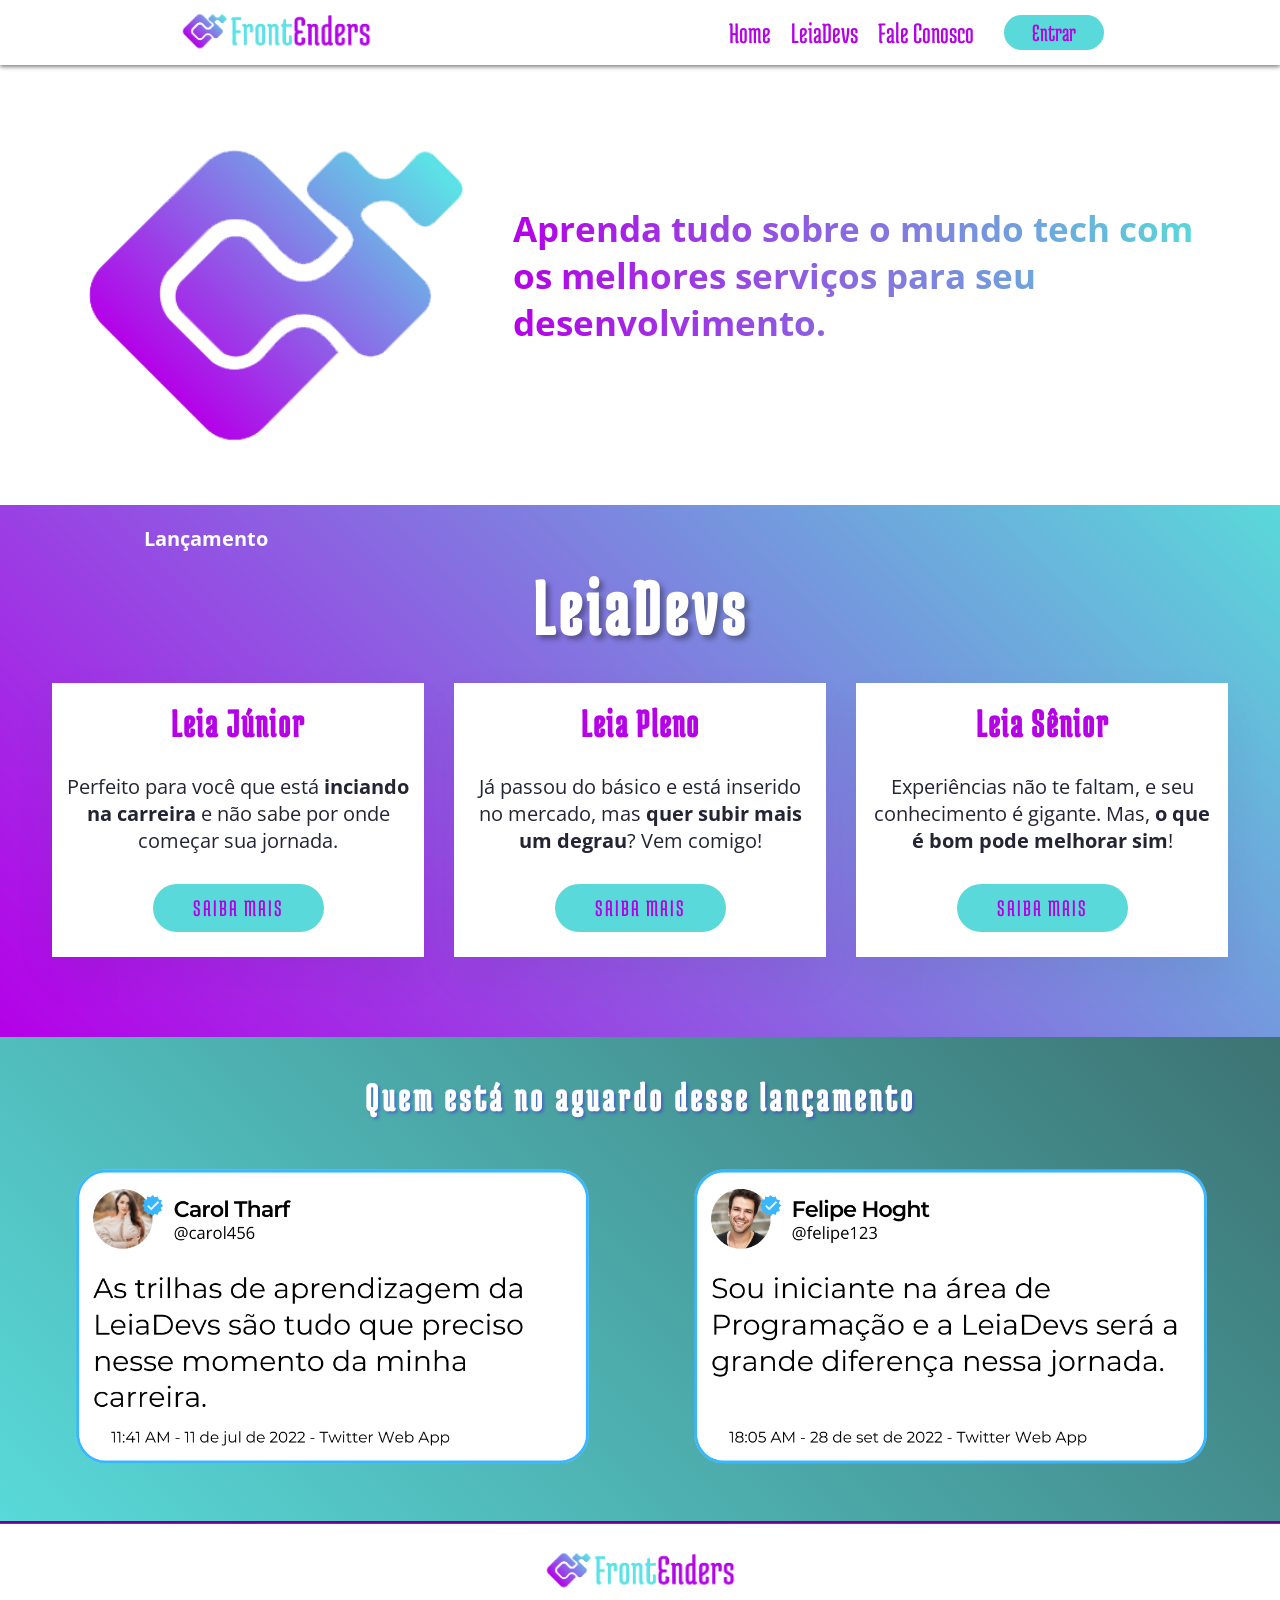
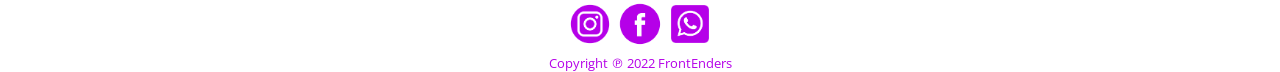
<file: index.html>
<!DOCTYPE html>
<html lang="pt-br">
<head>
    <meta charset="UTF-8">
    <meta http-equiv="X-UA-Compatible" content="IE=edge">
    <meta name="viewport" content="width=device-width, initial-scale=1.0">

    <link rel="stylesheet" href="./CSS/estilo_BASE.css">
    <link rel="stylesheet" href="./CSS/estilo_index.css">

    <link rel="icon" type="image/x-icon" href="./imagens/favLogo.png">
    <title>FrontEnders</title>
</head>

<body>
    <nav id="menu"></nav> <!--js html DOM para navBar-->

    <div id="chamadaPrincipal">
        <!--ainda não está responsivo-->
        <img src="./imagens/favLogo.png">
        <div class="textoChamada">
            <p class="paragrafoChamada">Aprenda tudo sobre o mundo tech com os melhores serviços para seu desenvolvimento.</p>
            <!-- <p class="paragrafoChamada2">Conheça nosso lançamento</p>
            <h1>~ LeiaDevs ~</h1> -->
        </div>
    </div>

    <section id="pricing" class="our_pricing section-padding">
        <!--resumo dos planos de assinatura-->
        <div class="row">
            <div class="section-title text-center">
                <div class="descricaoIndex">
                    <p class="section-title-white" id="texto1_index">Lançamento</p>
                    <h1 class="section-title-white">LeiaDevs</h1>
                </div>
            </div>

            <div id="caixa-corpo">
                <div class="col-xs-12 col-sm-4 col-lg-4">
                    <div class="pricingTableIndex pricingTable-2">
                        <h3 class="title">Leia Júnior</h3>
                        <p class="texto_card_index">Perfeito para você que está <b>inciando na carreira</b> e não sabe
                            por onde começar sua jornada.</p>
                        <a href="leiadevs.html#caixa-corpo" class="btn btn-lg btn-price-bg">Saiba mais</a>
                    </div>
                </div><!-- END COL  -->

                <div class="col-xs-12 col-sm-4 col-lg-4">
                    <div class="pricingTableIndex pricingTable-2">
                        <h3 class="title">Leia Pleno</h3>
                        <p class="texto_card_index">Já passou do básico e está inserido no mercado, mas <b>quer subir
                                mais um degrau</b>? Vem comigo!</p>
                        <a href="leiadevs.html#caixa-corpo" class="btn btn-lg btn-price-bg">Saiba mais</a>
                    </div>
                </div><!-- END COL  -->

                <div class="col-xs-12 col-sm-4 col-lg-4">
                    <div class="pricingTableIndex pricingTable-2">
                        <h3 class="title">Leia Sênior</h3>
                        <p class="texto_card_index">Experiências não te faltam, e seu conhecimento é gigante. Mas, <b>o
                                que é bom pode melhorar sim</b>!</p>
                        <a href="leiadevs.html#caixa-corpo" class="btn btn-lg btn-price-bg">Saiba mais</a>
                    </div>
                </div><!-- END COL  -->
            </div>
            <!--fim caixa-corpo-->
        </div>
        <!--END  ROW  -->
    </section>

    <!-- feedbacks -->
    <div id="backFeed">
        <h3 id="textFeed">Quem está no aguardo desse lançamento</h3>
        <div id="feedbacks">
            <img src="./imagens/depo1.png">
            <img src="./imagens/depo2.png">
        </div>
    </div>
    <!-- fim dos feedbacks -->

    <footer></footer> <!-- js html DOM para rodapé -->

    <!--SCRIPTS EXTERNOS-->
    <script src="./javascript/navBar_footer.js"></script>
</body>
</html>
</file>
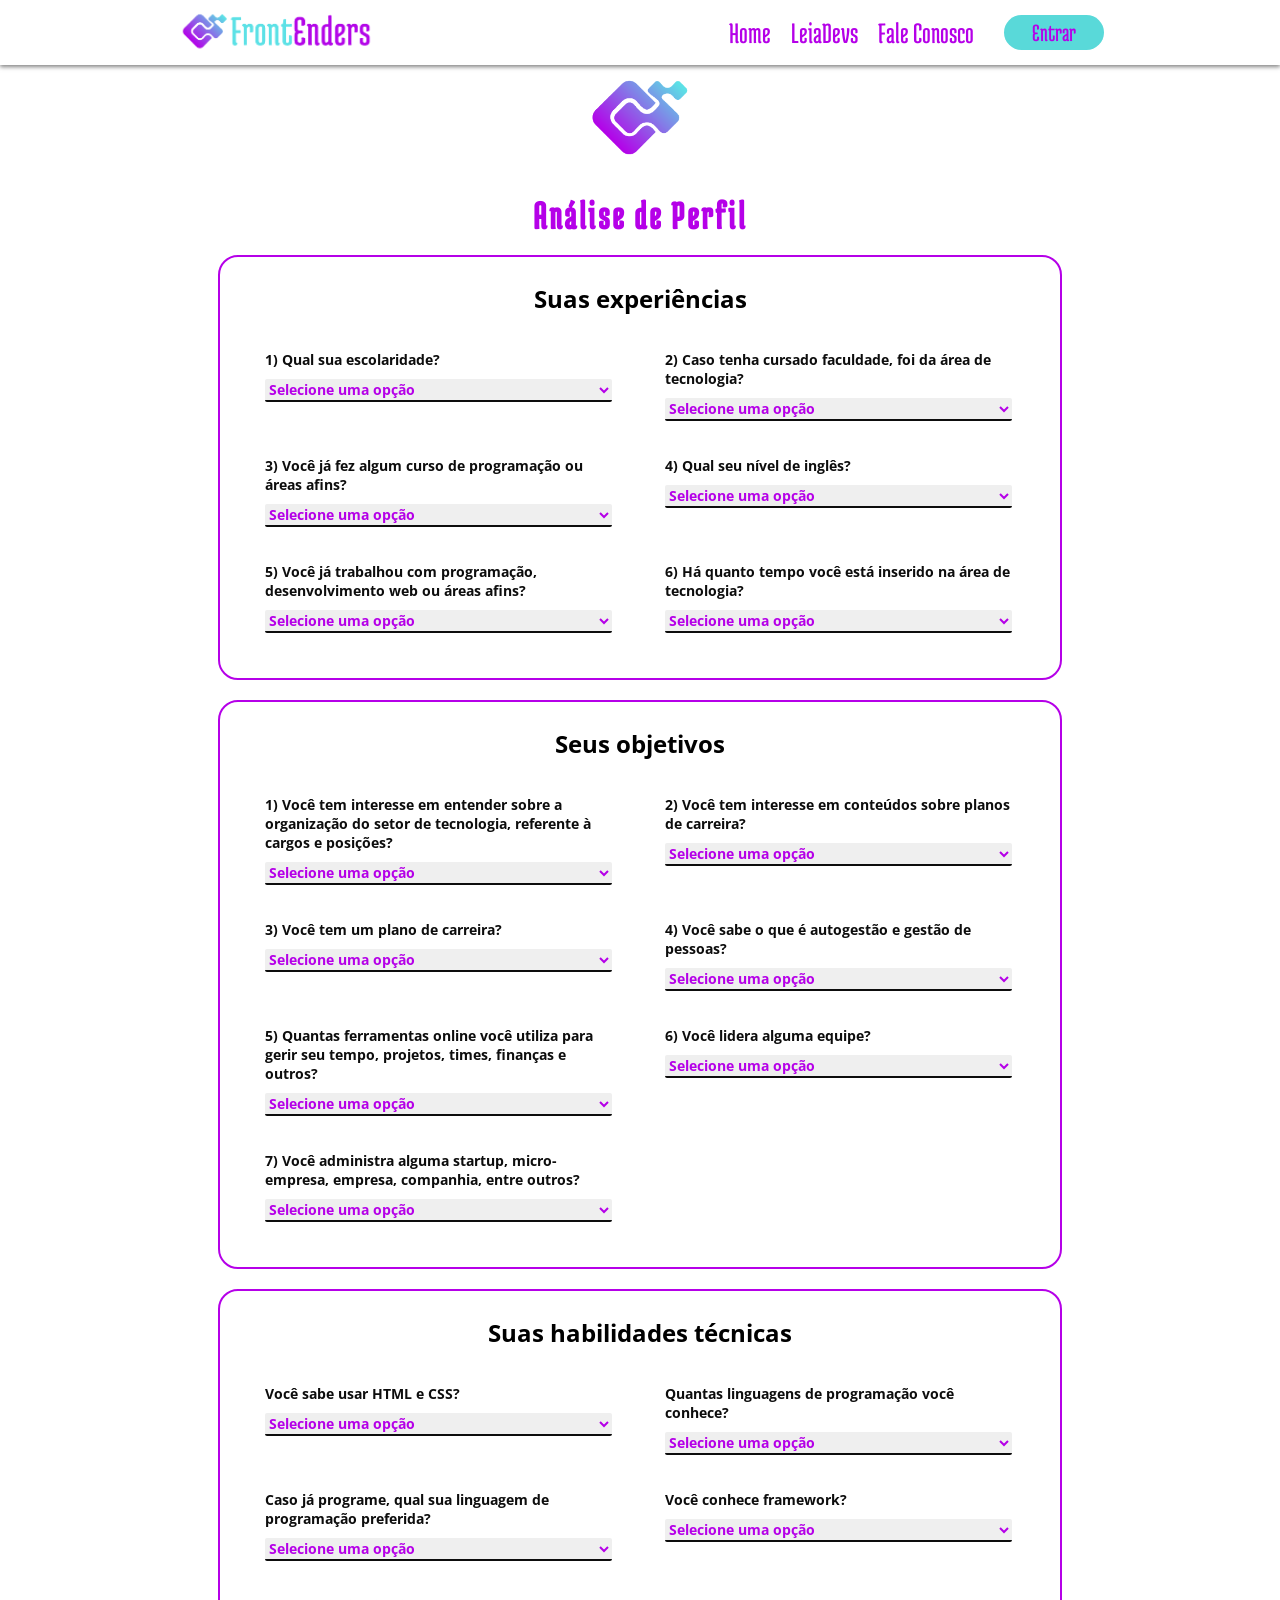
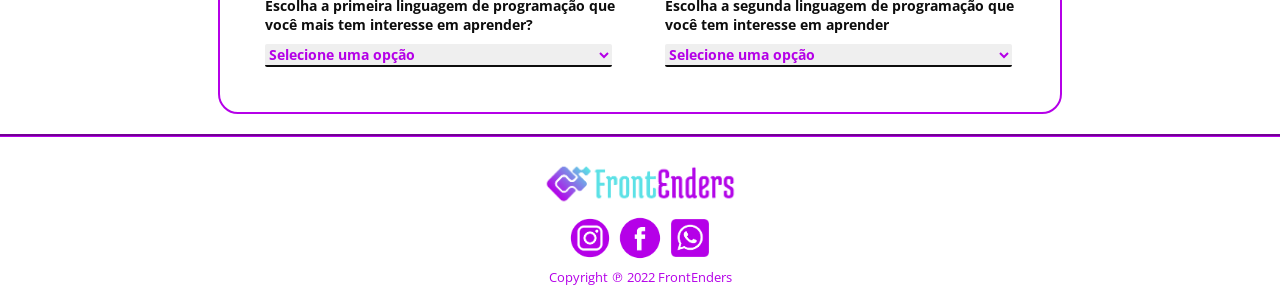
<file: assinatura.html>
<!DOCTYPE html>
<html lang="pt-br">
<head>
    <meta charset="UTF-8">
    <meta http-equiv="X-UA-Compatible" content="IE=edge">
    <meta name="viewport" content="width=device-width, initial-scale=1.0">

    <link rel="stylesheet" href="./CSS/estilo_BASE.css">
    <link rel="stylesheet" href="./CSS/estilo_forms.css">

    <link rel="icon" type="image/x-icon" href="./imagens/favLogo.png">
    <title>Assinatura</title>
</head>

<body>
    <nav id="menu"></nav> <!--js html DOM para navBar-->

    <section id="assinatura">
        <div class="imagem">
            <img src="./imagens/favLogo.png" alt="">
        </div>
        <section id="analisePerfil">
            <h1>Análise de Perfil</h1>
            <div class="dados_usuario" id="sua_experiencia">
                <h2>Suas experiências</h2>
                <div class="dadosPerfil">
                    <label for="escolaridade"> 1) Qual sua escolaridade?
                        <select name="" id="escolaridade">
                            <option selected disabled>Selecione uma opção</option>
                            <option>Ensino Fundamental Incompleto</option>
                            <option>Ensino Fundamental Completo</option>
                            <option>Ensino Médio Incompleto</option>
                            <option>Ensino Médio Completo</option>
                            <option>Ensino Superior Incompleto</option>
                            <option>Ensino Superior Completo</option>
                            <option>Pós-graduação, Mestrado ou Pós-doutorado</option>
                            <option>Outro</option>
                            <option>Prefiro não responder</option>
                        </select>
                    </label>

                    <label for="faculdade"> 2) Caso tenha cursado faculdade, foi da área de tecnologia?
                        <select name="" id="faculdade">
                            <option selected disabled>Selecione uma opção</option>
                            <option>Sim</option>
                            <option>Não</option>
                        </select>
                    </label>

                    <label for="curso"> 3) Você já fez algum curso de programação ou áreas afins?
                        <select name="" id="curso">
                            <option selected disabled>Selecione uma opção</option>
                            <option>Sim</option>
                            <option>Não</option>
                        </select>
                    </label>

                    <label for="ingles"> 4) Qual seu nível de inglês?
                        <select name="" id="ingles">
                            <option selected disabled>Selecione uma opção</option>
                            <option>Básico</option>
                            <option>Intermediário</option>
                            <option>Avançado</option>
                            <option>Fluente</option>
                            <option>Não se aplica</option>
                        </select>
                    </label>

                    <label for="trabalho"> 5) Você já trabalhou com programação, desenvolvimento web ou áreas afins?
                        <select name="" id="trabalho">
                            <option selected disabled>Selecione uma opção</option>
                            <option>Sim</option>
                            <option>Não</option>
                        </select>
                    </label>

                    <label for="tempo"> 6) Há quanto tempo você está inserido na área de tecnologia?
                        <select name="" id="tempo">
                            <option selected disabled>Selecione uma opção</option>
                            <option>Há menos de 3 meses</option>
                            <option>Entre 3 e 6 meses</option>
                            <option>Entre 6 meses e 1 ano</option>
                            <option>Entre 1 e 3 anos</option>
                            <option>Entre 3 e 5 anos</option>
                            <option>Entre 5 e 8 anos</option>
                            <option>Entre 8 e 10 anos</option>
                            <option>Há mais de 10 anos</option>
                            <option>Não se aplica</option>
                        </select>
                    </label>
                </div>
            </div> <!--fim #sua_experiencia-->

            <div class="dados_usuario" id="seus_objetivos">
                <h2>Seus objetivos</h2>
                <div class="dadosPerfil">
                    <label for="org_tech"> 1) Você tem interesse em entender sobre a organização do setor de tecnologia, referente à cargos e posições?
                        <select name="" id="org_tech">
                            <option selected disabled>Selecione uma opção</option>
                            <option>Bastante interesse</option>
                            <option>Pouco interesse</option>
                            <option>Nenhum interesse</option>
                        </select>
                    </label>

                    <label for="int_planoCarreira"> 2) Você tem interesse em conteúdos sobre planos de carreira?
                        <select name="" id="int_planoCarreira">
                            <option selected disabled>Selecione uma opção</option>
                            <option>Bastante interesse</option>
                            <option>Pouco interesse</option>
                            <option>Nenhum interesse</option>
                        </select>
                    </label>

                    <label for="planoCarreira"> 3) Você tem um plano de carreira?
                        <select name="" id="planoCarreira">
                            <option selected disabled>Selecione uma opção</option>
                            <option>Sim</option>
                            <option>Não</option>
                        </select>
                    </label>

                    <label for="autogestão"> 4) Você sabe o que é autogestão e gestão de pessoas?
                        <select name="" id="autogestão">
                            <option selected disabled>Selecione uma opção</option>
                            <option>Sim</option>
                            <option>Não</option>
                        </select>
                    </label>

                    <label for="ferramentas"> 5) Quantas ferramentas online você utiliza para gerir seu tempo, projetos, times, finanças e outros?
                        <select name="" id="ferramentas">
                            <option selected disabled>Selecione uma opção</option>
                            <option>Nenhuma</option>
                            <option>Entre 1 e 3 ferramentas</option>
                            <option>Entre 3 e 5 ferramentas</option>
                            <option>Entre 5 e 10 ferramentas</option>
                            <option>Mais de 10 ferramentas</option>
                        </select>
                    </label>

                    <label for="lider"> 6) Você lidera alguma equipe?
                        <select name="" id="lider">
                            <option selected disabled>Selecione uma opção</option>
                            <option>Sim</option>
                            <option>Não</option>
                        </select>
                    </label>

                    <label for="administra"> 7) Você administra alguma startup, micro-empresa, empresa, companhia, entre outros?
                        <select name="" id="administra">
                            <option selected disabled>Selecione uma opção</option>
                            <option>Sim</option>
                            <option>Não</option>
                        </select>
                    </label>

                </div>
            </div> <!--fim #seus_objetivos-->

            <div class="dados_usuario" id="habilidades_tecnicas">
                <h2>Suas habilidades técnicas</h2>
                <div class="dadosPerfil">
                    <label for="htmlCSS"> Você sabe usar HTML e CSS?
                        <select name="" id="htmlCSS">
                            <option selected disabled>Selecione uma opção</option>
                            <option>Sim</option>
                            <option>Não</option>
                        </select>
                    </label>
                    
                    <label for="linguagens"> Quantas linguagens de programação você conhece?
                        <select name="" id="linguagens">
                            <option selected disabled>Selecione uma opção</option>
                            <option>Nenhuma</option>
                            <option>Entre 1 e 3 linguagens</option>
                            <option>Entre 3 e 5 linguagens</option>
                            <option>Mais de 5 linguagens</option>
                        </select>
                    </label>

                    <label for="ling_fav"> Caso já programe, qual sua linguagem de programação preferida?
                        <select name="" id="ling_fav">
                            <option selected disabled>Selecione uma opção</option>
                            <option>Javascript</option>
                            <option>PHP</option>
                            <option>Python</option>
                            <option>C#</option>
                            <option>C++</option>
                            <option>Java</option>
                            <option>SQL</option>
                            <option>Outra</option>
                            <option>Não se aplica</option>
                        </select>
                    </label>

                    <label for="framework"> Você conhece framework?
                        <select name="" id="framework">
                            <option selected disabled>Selecione uma opção</option>
                            <option>Sim</option>
                            <option>Não</option>
                        </select>
                    </label>

                    <label for="ling_aprender1"> Escolha a primeira linguagem de programação que você mais tem interesse em aprender?
                        <select name="" id="ling_aprender1">
                            <option selected disabled>Selecione uma opção</option>
                            <option>Javascript</option>
                            <option>PHP</option>
                            <option>Python</option>
                            <option>C#</option>
                            <option>C++</option>
                            <option>Java</option>
                            <option>SQL</option>
                            <option>Outra</option>
                            <option>Não se aplica</option>
                        </select>
                    </label>

                    <label for="ling_aprender2"> Escolha a segunda linguagem de programação que você tem interesse em aprender
                        <select name="" id="ling_aprender2">
                            <option selected disabled value="0" >Selecione uma opção</option>
                            <option value="1">Javascript</option>
                            <option value="2">PHP</option>
                            <option value="3">Python</option>
                            <option value="5" >C#</option>
                            <option value="6">C++</option>
                            <option value="7">Java</option>
                            <option value="8">SQL</option>
                            <option value="9">Outra</option>
                            <option value="10">Não se aplica</option>
                        </select>
                    </label>
                </div>
            </div> <!--fim #habilidades_tecnicas-->
            
            <p id="aviso"></p>
            <button type="submit" id="acessar" onclick="assinatura()">Finalizar</button>

        </section> <!--fim #analisePerfil-->

        <div id="finalizado"></div>
    </section> <!--fim #assinatura-->

    <footer></footer> <!-- js html DOM para rodapé -->

    <!--SCRIPTS EXTERNOS-->
    <script src="./javascript/navBar_footer.js"></script>
    <script src="./javascript/assinatura.js"></script>
</body>
</html>
</file>
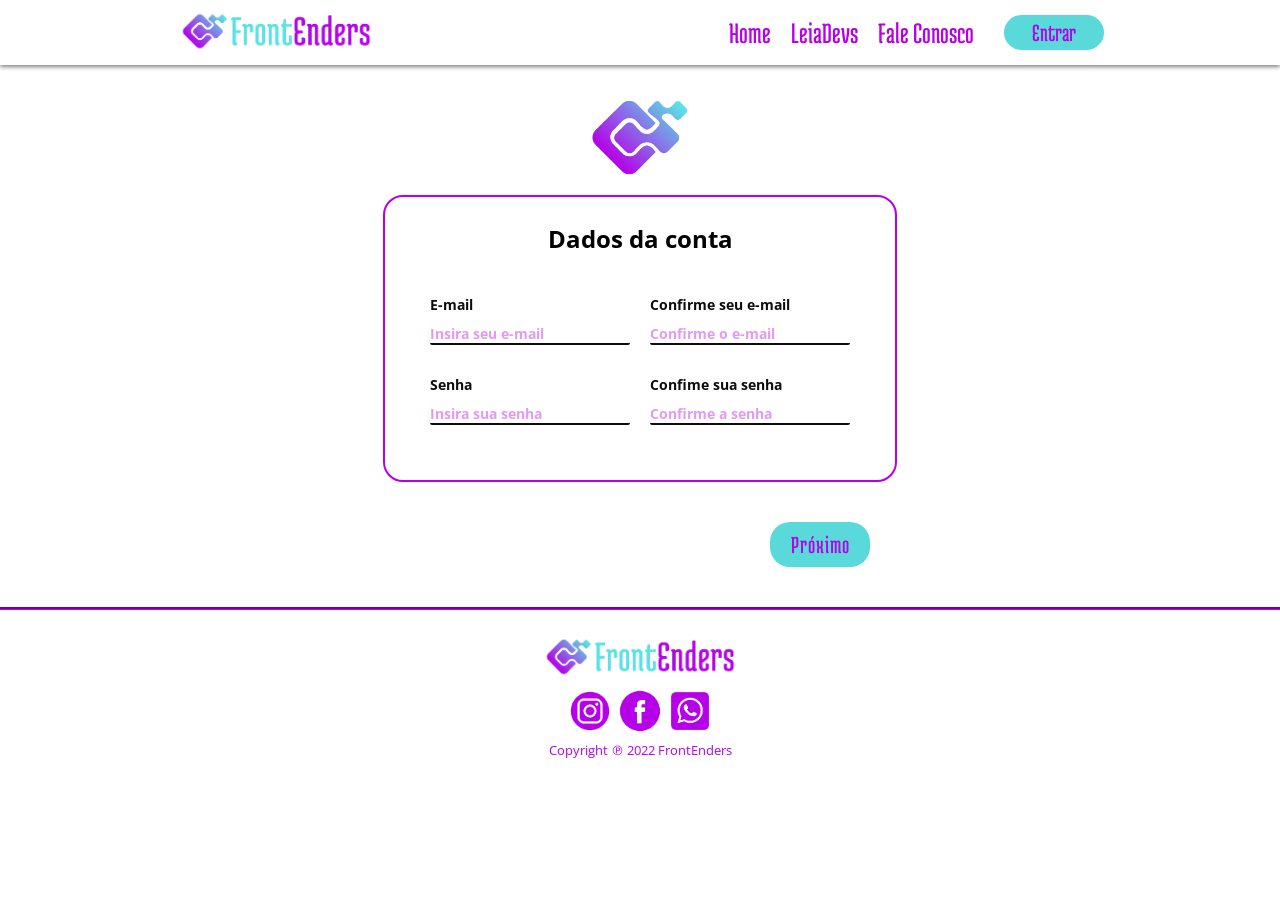
<file: cadastro.html>
<!DOCTYPE html>
<html lang="pt-BR">

<head>
    <meta charset="UTF-8">
    <meta http-equiv="X-UA-Compatible" content="IE=edge">
    <meta name="viewport" content="width=device-width, initial-scale=1.0">

    <link rel="stylesheet" href="./CSS/estilo_BASE.css">
    <link rel="stylesheet" href="./CSS/estilo_forms.css">
    <!-- Ju olha o zap -->

    <link rel="icon" type="image/x-icon" href="./imagens/favLogo.png">
    <title>Cadastre-se</title>
</head>

<body>
    <nav id="menu"></nav>
    <!--js html DOM para navBar-->

    <main id="cadastro">
        <div class="imagem">
            <img src="./imagens/favLogo.png" alt="">
        </div>
        <section id="allCadastro">
            <div class="form_cadastro">
                <section id="dados_conta" class="dados_usuario">
                    <h2>Dados da conta</h2>
                    <div class="organizacao_input">
                        <label for="email"> E-mail
                            <input type="email" placeholder="Insira seu e-mail" name="" id="email" required>
                        </label>
                        <label for="confirme_email"> Confirme seu e-mail
                            <input type="email" placeholder="Confirme o e-mail" name="" id="confirme_email" required>
                        </label>
                        <label for="senha"> Senha
                            <input type="password" maxlength="8" placeholder="Insira sua senha" name="" id="senha"
                                required>
                        </label>
                        <label for="confirme_senha"> Confime sua senha
                            <input type="password" maxlength="8" placeholder="Confirme a senha" name=""
                                id="confirme_senha" required>
                        </label>
                    </div>
                </section>
                <!--fim dados da conta-->

                <section id="dados_pessoais" class="dados_usuario">
                    <h2>Dados pessoais</h2>
                    <div class="organizacao_input">
                        <label for="nome_completo"> Nome completo
                            <input type="text" placeholder="Insira seu nome completo" name="" id="nome_completo">
                        </label>
                        <label for="nome_social"> Nome social (opcional)
                            <input type="text" placeholder="Insira seu nome social" name="" id="nome_social">
                        </label>
                        <label for="genero"> Gênero
                            <select name="" id="genero">
                                <option class="disable" selected disabled>Selecione uma opção</option>
                                <option>Feminino</option>
                                <option>Masculino</option>
                                <option>Outro</option>
                            </select>
                        </label>
                        <label for="dt_nascimento"> Data de nascimento
                            <input type="date" name="" id="dt_nascimento">
                        </label>
                        <label for="cpf"> CPF
                            <input onkeydown="javascript: fMasc( this, mCPF );" maxlength="14" type="text"
                                placeholder="Informe seu CPF" name="" id="cpf">
                        </label>
                        <label for="nº_celular">Número de celular
                            <input onkeydown="javascript: fMasc( this, mTel );" maxlength="14" type="tel"
                                placeholder="Informe seu contato" name="" id="nº_celular">
                        </label>
                    </div>
                </section>
                <!--fim dados pessoais-->

                <section id="dados_localização" class="dados_usuario">
                    <h2>Dados de localização</h2>
                    <div class="organizacao_input">
                        <label for="cep"> CEP
                            <input required type="text" maxlength="8" placeholder="insira aqui seu cep" name=""
                                id="cep">
                        </label>
                        <label for=""> Logradouro
                            <input type="text" placeholder="Logradouro" name="" id="rua">
                        </label>
                        <label for=""> Complemento
                            <input type="text" placeholder="Complemento" name="" id="complemento">
                        </label>
                        <label for=""> Bairro
                            <input type="text" placeholder="Bairro" name="" id="bairro">
                        </label>
                        <label for=""> Cidade
                            <input type="text" placeholder="Cidade" name="" id="cidade">
                        </label>
                        <label for=""> Estado
                            <input type="text" placeholder="Estado" name="" id="estado">
                        </label>
                    </div>
                </section>
                <!--fim dados localização-->
            </div>
            <!--fim cadastro-->

            <div class="dom-control">
                <div class="esquerda">
                    <button type="submit" id="anterior" onclick="previous()">Anterior</button>
                </div>
                <div class="direita">
                <button type="submit" id="proximo">Próximo</button>
                <button type="submit" id="finalizar" onclick="finish()">Finalizar</button>
            </div>
            </div>
        </section>

        <div id="finalizado"></div>
    </main>

    <footer></footer> <!-- js html DOM para rodapé -->

    <!--SCRIPTS EXTERNOS-->
    <script src="./javascript/ScripGeral.js" defer></script>
    <script src="./javascript/navBar_footer.js"></script>
    <script src="./javascript/mascara.js"></script>
</body>

</html>
</file>
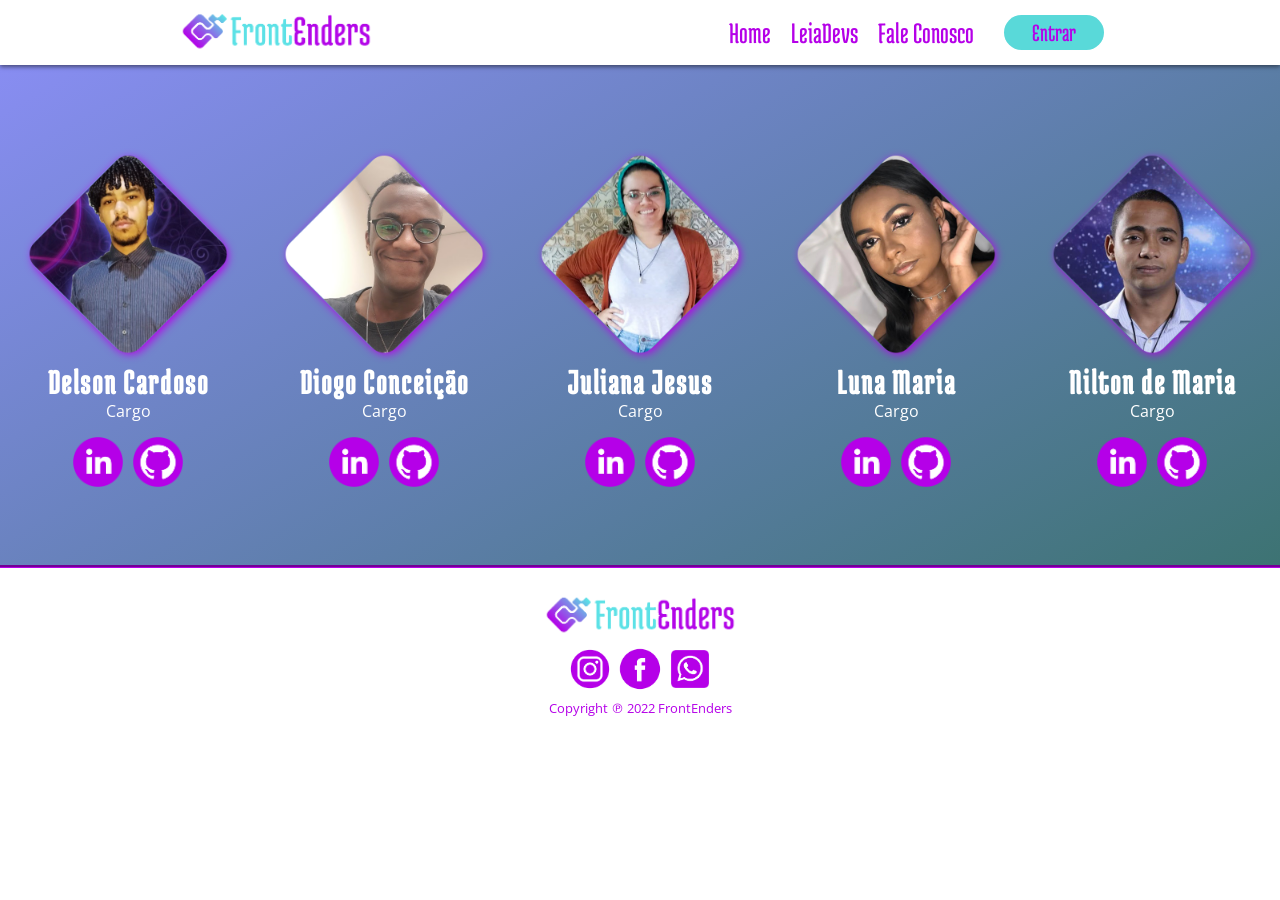
<file: equipe.html>
<!DOCTYPE html>
<html lang="pt-br">

<head>
    <meta charset="UTF-8">
    <meta http-equiv="X-UA-Compatible" content="IE=edge">
    <meta name="viewport" content="width=device-width, initial-scale=1.0">

    <link rel="stylesheet" href="./CSS/estilo_BASE.css">
    <link rel="stylesheet" href="./CSS/estilo_forms.css">
    <link rel="stylesheet" href="./CSS/estilo_faleConosco.css">
    <link rel="stylesheet" href="./CSS/estilo_equipe.css">

    <link rel="icon" type="image/x-icon" href="./imagens/favLogo.png">
    <title>Nossa Equipe</title>
</head>

<body>
    <nav id="menu"></nav>
    <!--js html DOM para navBar-->

    <div id="allIntegrantes">
        <div class="caixa_integrante">
            <div class="integrante">
                <img src="./imagens/equipe/DelsonCardoso1.png" class="integrante_img" alt="">
            </div>
            <div class="textos">
                <h3>Delson Cardoso</h3>
                <p>Cargo</p>
            </div>
            <div class="redes_sociais">
                <a href="https://www.linkedin.com/in/delson-cardoso-78bab421b"><img src="./imagens/linkedin.png" alt=""></a>
                <a href="https://github.com/Delson2000"><img src="./imagens/github.png" alt=""></a>
            </div>
        </div>

        <div class="caixa_integrante">
            <div class="integrante">
                <img src="./imagens/equipe/DiogoConceicao1.png" class="integrante_img" width="500" alt=""><a href=""></a>
            </div>
            <div class="textos">
                <h3>Diogo Conceição</h3>
                <p>Cargo</p>
            </div>
            <div class="redes_sociais">
                <a href="https://www.linkedin.com/in/diogo-concei%C3%A7%C3%A3o/"><img src="./imagens/linkedin.png" alt=""></a>
                <a href="https://github.com/DiogoConcei"><img src="./imagens/github.png" alt=""></a>
            </div>
        </div>

        <div class="caixa_integrante">
            <div class="integrante">
                <img src="./imagens/equipe/JulianaJesus1.png" class="integrante_img" alt="">
            </div>
            <div class="textos">
                <h3>Juliana Jesus</h3>
                <p>Cargo</p>
            </div>
            <div class="redes_sociais">
                <a href="https://www.linkedin.com/in/julianajesus93/"><img src="./imagens/linkedin.png" alt=""></a>
                <a href="https://github.com/JulianaJesus93" ><img src="./imagens/github.png" alt=""></a></div>
        </div>

        <div class="caixa_integrante">
            <div class="integrante">
                <img src="./imagens/equipe/LunaMaria1.png" class="integrante_img" alt="">
            </div>
            <div class="textos">
                <h3>Luna Maria</h3>
                <p>Cargo</p>
            </div>
            <div class="redes_sociais">
                <a href="https://www.linkedin.com/in/luna-maria-465a111b8"><img src="./imagens/linkedin.png" alt=""></a>
                <a href="https://github.com/lunamendess"><img src="./imagens/github.png" alt=""></a>
            </div>
        </div>

        <div class="caixa_integrante">
            <div class="integrante">
                <img src="./imagens/equipe/NiltonDeMaria1.png" class="integrante_img" alt="">
            </div>
            <div class="textos">
                <h3>Nilton de Maria</h3>
                <p>Cargo</p>
            </div>
            <div class="redes_sociais">
                <a href="https://www.linkedin.com/in/niltondemaria"><img src="./imagens/linkedin.png" alt=""></a>
                <a href="https://github.com/NiltonDeMaria"><img src="./imagens/github.png" alt=""></a>
            </div>
        </div>
        
    </div>


    <footer></footer> <!-- js html DOM para rodapé -->

    <!--SCRIPTS EXTERNOS-->
    <script src="./javascript/navBar_footer.js"></script>
    <!-- <script src="./javascript/contato.js"></script> -->
</body>

</html>
</file>
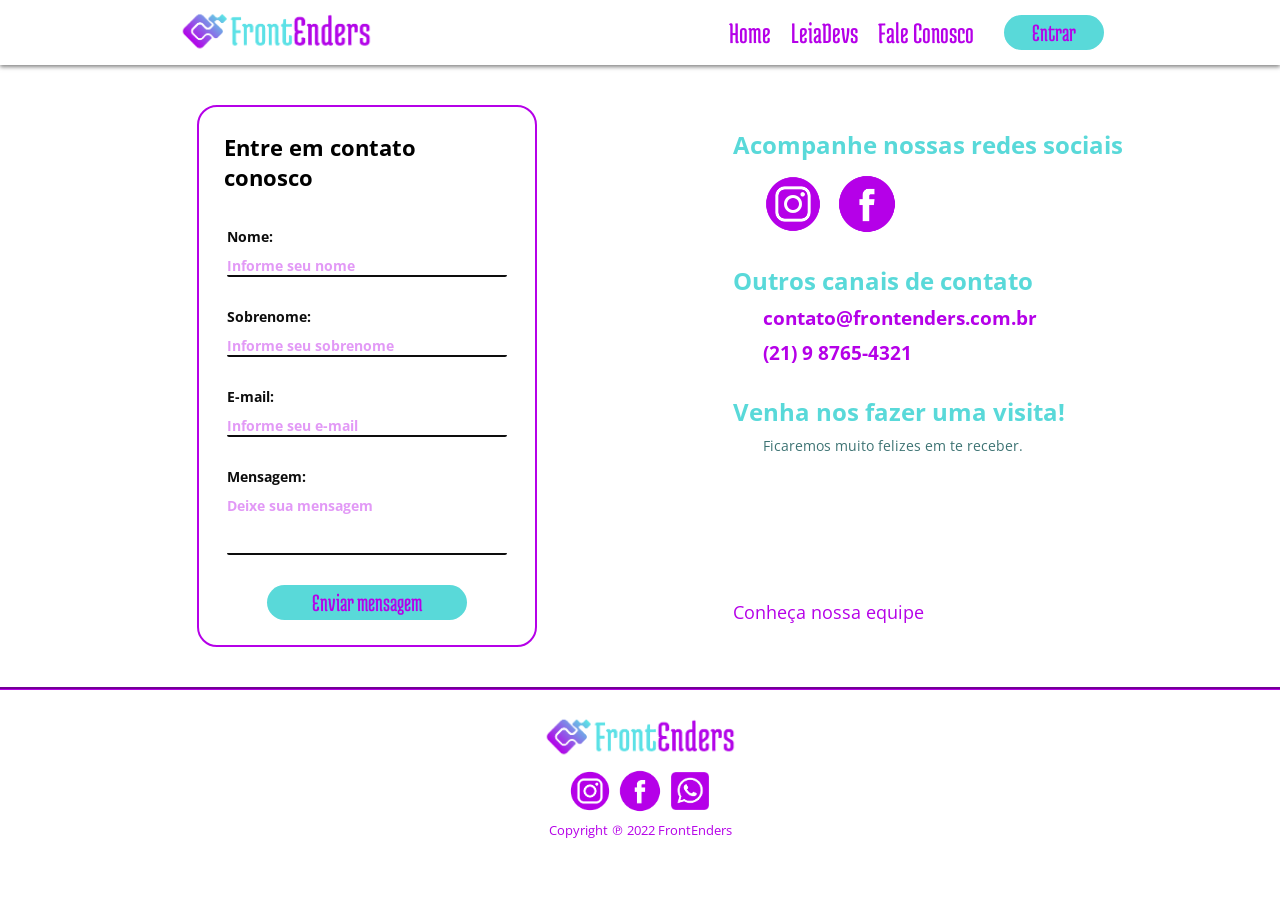
<file: faleConosco.html>
<!DOCTYPE html>
<html lang="pt-br">

<head>
    <meta charset="UTF-8">
    <meta http-equiv="X-UA-Compatible" content="IE=edge">
    <meta name="viewport" content="width=device-width, initial-scale=1.0">

    <link rel="stylesheet" href="./CSS/estilo_BASE.css">
    <link rel="stylesheet" href="./CSS/estilo_forms.css">
    <link rel="stylesheet" href="./CSS/estilo_faleConosco.css">

    <link rel="icon" type="image/x-icon" href="./imagens/favLogo.png">
    <title>Fale Conosco</title>
</head>

<body>
    <nav id="menu"></nav>
    <!--js html DOM para navBar-->

    <div id="faleConosco">
        <main>
            <form id="form_contato">
                <h1>Entre em contato conosco</h1>

                <div id="inputs_contato">
                    <label for="cad_nome">Nome:
                        <input type="text" required class="name" id="nome" placeholder="Informe seu nome"
                            name="cad_nome">
                    </label>

                    <label for="cad_sobrenome">Sobrenome:
                        <input type="text" required id="sobrenome" placeholder="Informe seu sobrenome"
                            name="cad_sobrenome">
                    </label>

                    <label for="cad_email">E-mail:
                        <input type="email" required id="email" name="cad_email" placeholder="Informe seu e-mail">
                    </label>

                    <label for="mensagem">Mensagem:
                        <textarea name="cad_mensagem" required id="menssagem" rows="3"
                            placeholder="Deixe sua mensagem"></textarea>
                    </label>
                </div>

                <button id="btn">Enviar mensagem</button>
            </form>
        </main>

        <div id="outrasInfos">
            <section>
                <div id="redesSociais">
                    <h2>Acompanhe nossas redes sociais</h2>
                    <div class="icones">
                        <a href="https://www.instagram.com/"><img src="./imagens/instagram.png"></a>
                        <a href="https://www.facebook.com/"><img src="./imagens/facebook.png"></a>
                    </div>
                </div>
                <div id="contato">
                    <h2>Outros canais de contato</h2>
                    <h3>contato@frontenders.com.br</h3>
                    <h3>(21) 9 8765-4321</h3>
                </div>
                <div id="localizacao">
                    <h2>Venha nos fazer uma visita!</h2>
                    <p> Ficaremos muito felizes em te receber.</p>
                    <iframe
                        src="https://www.google.com/maps/embed?pb=!1m18!1m12!1m3!1d117641.88926162936!2d-43.55814261483704!3d-22.865039593259148!2m3!1f0!2f0!3f0!3m2!1i1024!2i768!4f13.1!3m3!1m2!1s0x9be006a3cb9ebf%3A0xeb7f908d0ebabb4a!2sBangu%2C%20Rio%20de%20Janeiro%20-%20RJ!5e0!3m2!1spt-BR!2sbr!4v1668452511566!5m2!1spt-BR!2sbr"
                        width="250" height="120" style="border:0;" allowfullscreen="" loading="lazy"
                        referrerpolicy="no-referrer-when-downgrade"></iframe>
                </div>
                <div id="equipe">
                    <a href="equipe.html">Conheça nossa equipe</a>
                </div>
            </section>
        </div>
    </div>
    <!--fim #faleConosco-->



    <footer></footer> <!-- js html DOM para rodapé -->

    <!--SCRIPTS EXTERNOS-->
    <script src="./javascript/navBar_footer.js"></script>
    <script src="./javascript/contato.js"></script>
</body>

</html>
</file>
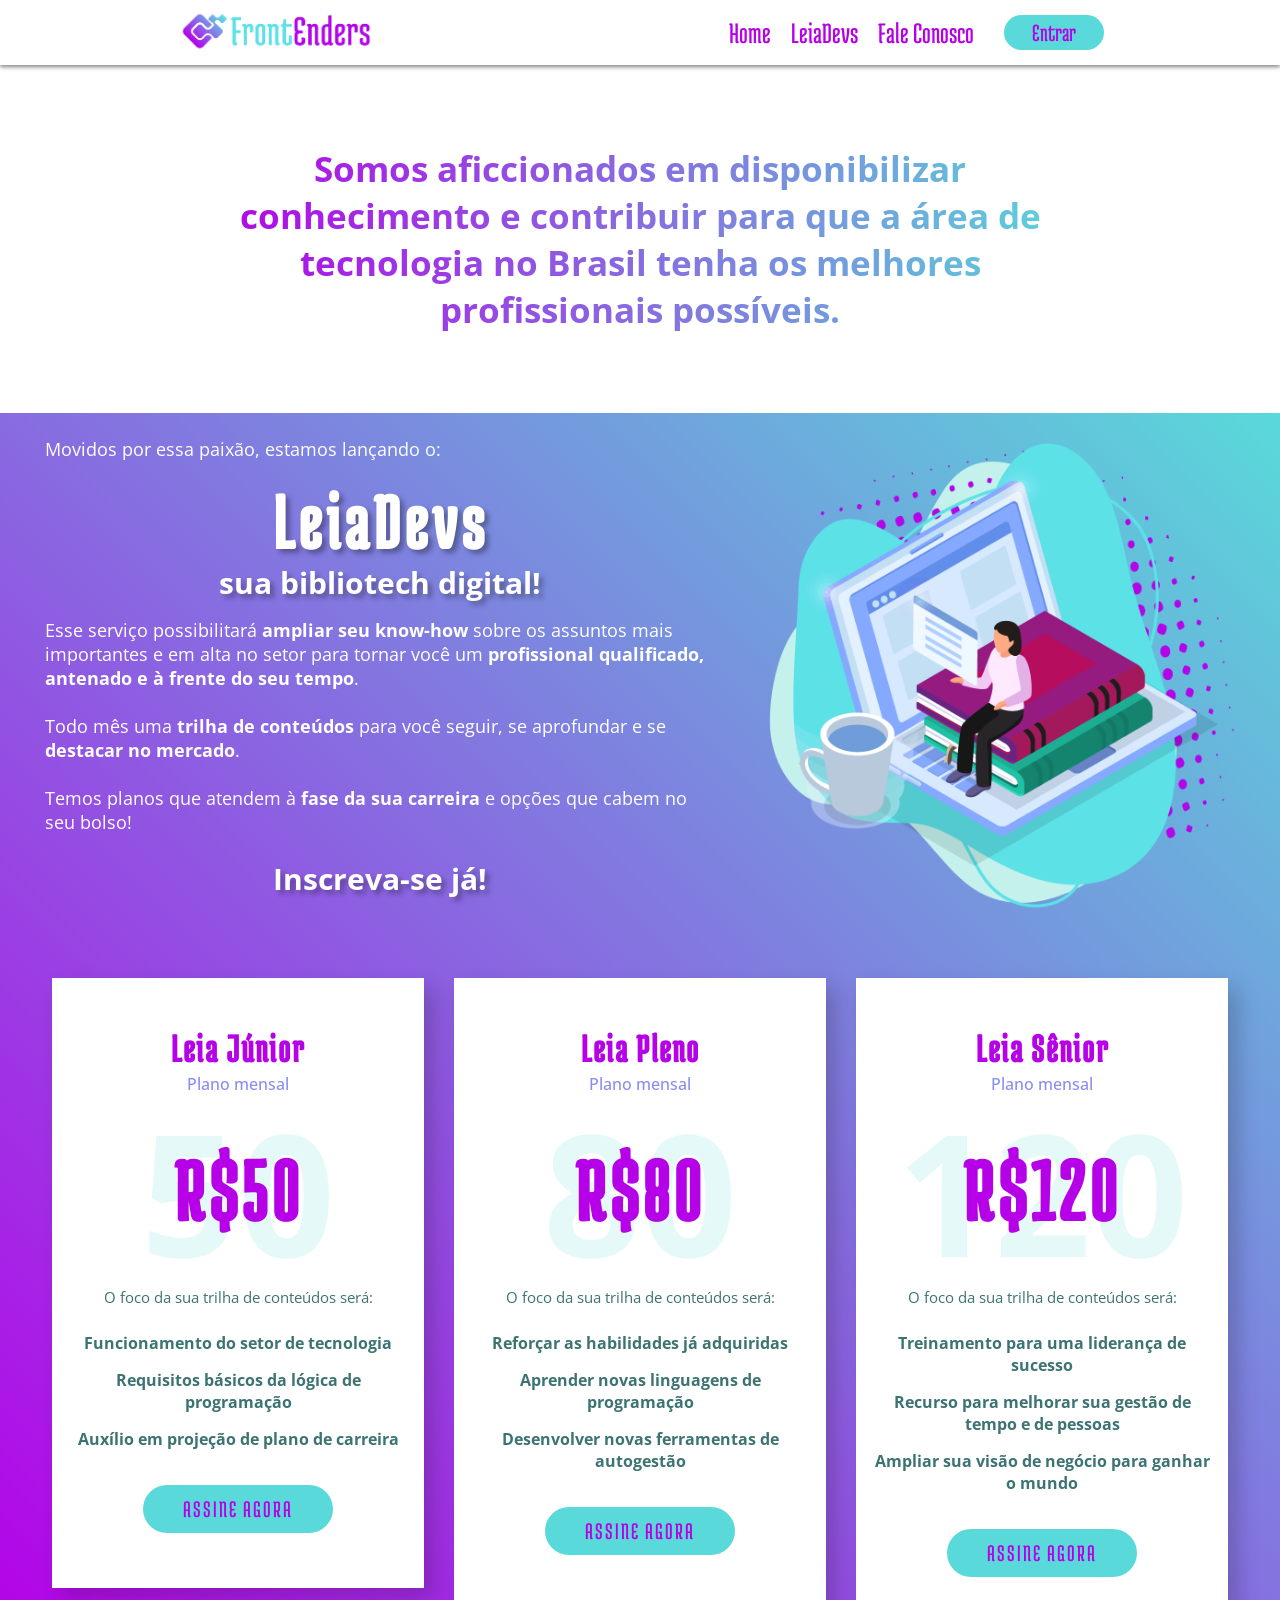
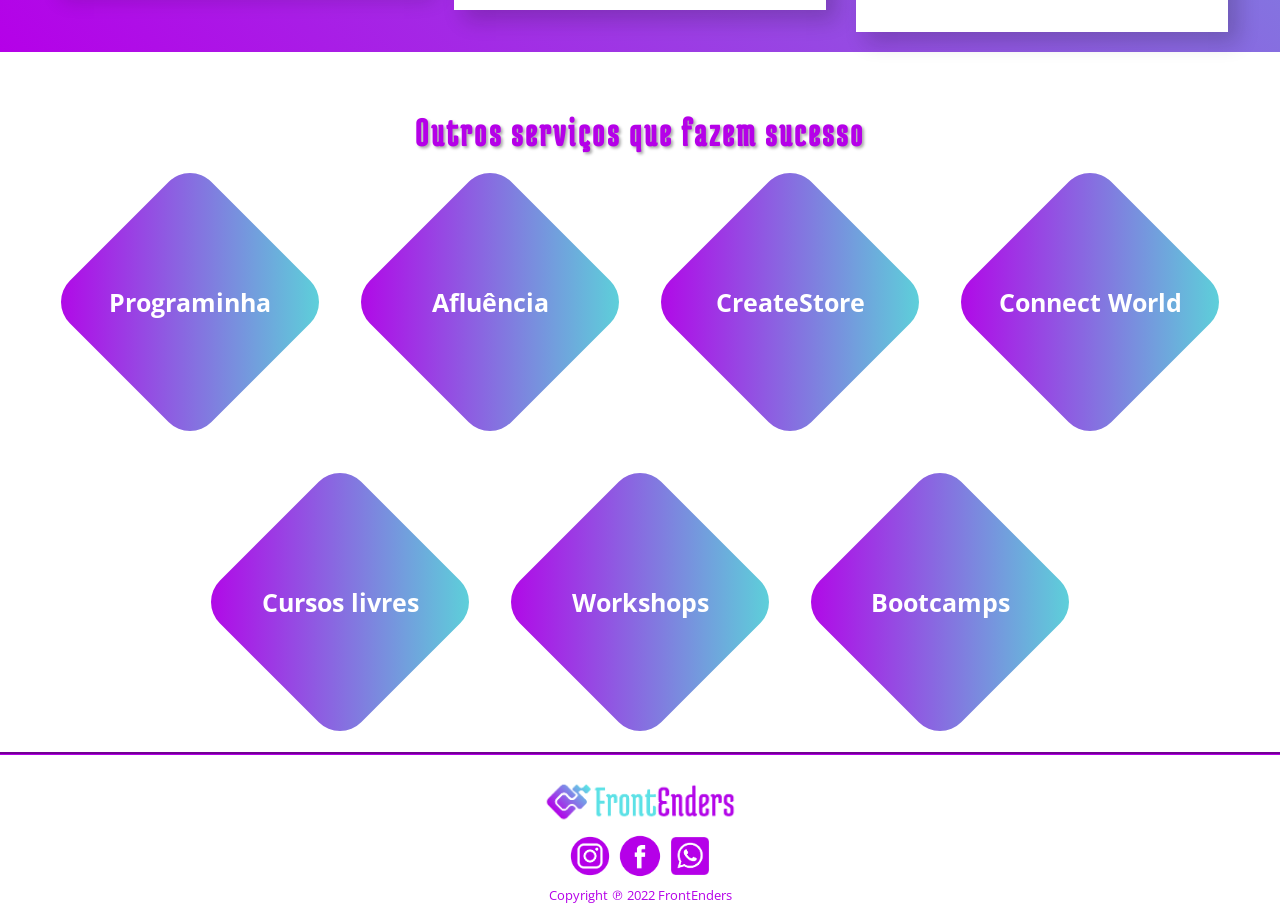
<file: leiadevs.html>
<!DOCTYPE html>
<html lang="pt-br">
<head>
    <meta charset="UTF-8">
    <meta http-equiv="X-UA-Compatible" content="IE=edge">
    <meta name="viewport" content="width=device-width, initial-scale=1.0">
    
    <link rel="stylesheet" href="./CSS/estilo_BASE.css">
    <link rel="stylesheet" href="./CSS/estilo_servicos.css">

    <link rel="icon" type="image/x-icon" href="./imagens/favLogo.png">
    <title>LeiaDevs</title>
</head>

<body>
    <nav id="menu"></nav> <!--js html DOM para navBar-->

    <div class="textoChamada1">
        <p class="paragrafoChamada1">Somos aficcionados em disponibilizar conhecimento e contribuir para que a 
            <b>área de tecnologia no Brasil</b> tenha os melhores profissionais possíveis.</p>
    </div>

    <section id="pricing" class="our_pricing section-padding"> <!--planos do LeiaDevs-->
        <div class="row">
            <div class="section-title">
                <div class="descricao">
                    <p class="descricaoParagrafo">
                        Movidos por essa paixão, estamos lançando o: 
                    </p>
                    <h1 class="section-title-white">LeiaDevs</h1>
                    <h2 class="section-title-white">sua bibliotech digital!</h2>
                    <p class="descricaoParagrafo">
                        Esse serviço possibilitará <b>ampliar seu know-how</b> sobre os assuntos mais importantes e em 
                        alta no setor para tornar você um <b>profissional qualificado, antenado e à frente do seu tempo</b>.
                        <br><br>
                        Todo mês uma <b>trilha de conteúdos</b> para você seguir, se aprofundar e se <b>destacar no mercado</b>.
                        <br><br>
                        Temos planos que atendem à <b>fase da sua carreira</b> e opções que cabem no seu bolso!
                        <br><br>
                    </p>
                    <h2>Inscreva-se já!</h2>
                </div>
                <div class="ilustracao">
                    <img src="./imagens/leiaDevs.png">
                </div>
            </div>	
            
            <div id="caixa-corpo">			
                <div class="col-xs-12 col-sm-4 col-lg-4">
                    <div class="pricingTable pricingTable-2">
                        <div class="pricingTable-header">
                            <h3 class="title">Leia Júnior</h3>
                            <h5 class="price-month">Plano mensal</h5>
                            <h1 class="price-value">50 <span class="value-bg">R$50</span></h1>							
                        </div>

                        <div class="pre-topicos">
                            <p class="text-pre-topicos">O foco da sua trilha de conteúdos será:</p>
                        </div>
                        <ul class="pricing-content">
                            <li>Funcionamento do setor de tecnologia</li>
                            <li>Requisitos básicos da lógica de programação</li>
                            <li>Auxílio em projeção de plano de carreira</li>
                        </ul>
                        <a href="assinatura.html" class="btn btn-lg btn-price-bg">Assine agora</a>
                    </div>
                </div><!-- END COL  -->

                <div class="col-xs-12 col-sm-4 col-lg-4">
                    <div class="pricingTable pricingTable-2">
                        <div class="pricingTable-header">
                            <h3 class="title">Leia Pleno</h3>
                            <h5 class="price-month">Plano mensal</h5>
                            <h1 class="price-value">80 <span class="value-bg">R$80</span></h1>		
                        </div>

                        <div class="pre-topicos">
                            <p class="text-pre-topicos">O foco da sua trilha de conteúdos será:</p>
                        </div>
                        <ul class="pricing-content">
                            <li>Reforçar as habilidades já adquiridas</li>
                            <li>Aprender novas linguagens de programação</li>
                            <li>Desenvolver novas ferramentas de autogestão</li>
                        </ul>
                        <a href="assinatura.html" class="btn btn-lg btn-price-bg">Assine agora</a>
                    </div>
                </div><!-- END COL  -->

                <div class="col-xs-12 col-sm-4 col-lg-4">
                    <div class="pricingTable pricingTable-2">
                        <div class="pricingTable-header">
                            <h3 class="title">Leia Sênior</h3>
                            <h5 class="price-month">Plano mensal</h5>
                            <h1 class="price-value">120 <span class="value-bg">R$120</span></h1>		
                        </div>
                        <div class="pre-topicos">
                            <p class="text-pre-topicos">O foco da sua trilha de conteúdos será:</p>
                        </div>
                        <ul class="pricing-content">
                            <li>Treinamento para uma liderança de sucesso</li>
                            <li>Recurso para melhorar sua gestão de tempo e de pessoas</li>
                            <li>Ampliar sua visão de negócio para ganhar o mundo</li>
                        </ul>
                        <a href="assinatura.html" class="btn btn-lg btn-price-bg">ASSINE AGORA</a>
                    </div>
                </div><!-- END COL  -->
            </div> <!--fim caixa-corpo-->
        </div><!--END  ROW  -->
    </section>

    <section id="servicos">
        <h2>Outros serviços que fazem sucesso</h2>
        <div id="sucesso">
            <div class="easterEgg">
                <div class="container_eg">
                    <h3 class="tituloServico">Programinha</h3>
                    <p>Porque programação também é pode ser coisa de criança.</p>
                </div>
            </div>
            <div class="easterEgg">
                <div class="container_eg">
                    <h3 class="tituloServico">Afluência</h3>
                    <p>Nossa startup está lançando um festival, e você pode fazer parte dessa equipe.</p>
                </div>
            </div>
            <div class="easterEgg">
                <div class="container_eg">
                    <h3 class="tituloServico">CreateStore</h3>
                    <p>Criamos um endereço digital para seu negócio ter muito mais alcance de vendas.</p>
                </div>
            </div>
            <div class="easterEgg">
                <div class="container_eg">
                    <h3 class="tituloServico">Connect World</h3>
                    <p>Passar por um processo seletivo nunca mais será um problema.</p>
                </div>
            </div>
            <div class="easterEgg">
                <div class="container_eg">
                    <h3 class="tituloServico">Cursos livres</h3>
                    <p>Para se aprofundar no tema que você precisa, de forma livre e qualificada.</p>
                </div>
            </div>
            <div class="easterEgg">
                <div class="container_eg">
                    <h3 class="tituloServico">Workshops</h3>
                    <p>Porque aprender fazendo é muito mais efetivo. Temos cursos online e presenciais!</p>
                </div>
            </div>
            <div class="easterEgg">
                <div class="container_eg">
                    <h3 class="tituloServico">Bootcamps</h3>
                    <p>Intensivão para você se destacar rápido no setor de sua escolha.</p>
                </div>
            </div>
        </div>
    </section>

    <footer></footer> <!-- js html DOM para rodapé -->

    <!--SCRIPTS EXTERNOS-->
    <script src="./javascript/navBar_footer.js"></script>
</body>
</html>
</file>
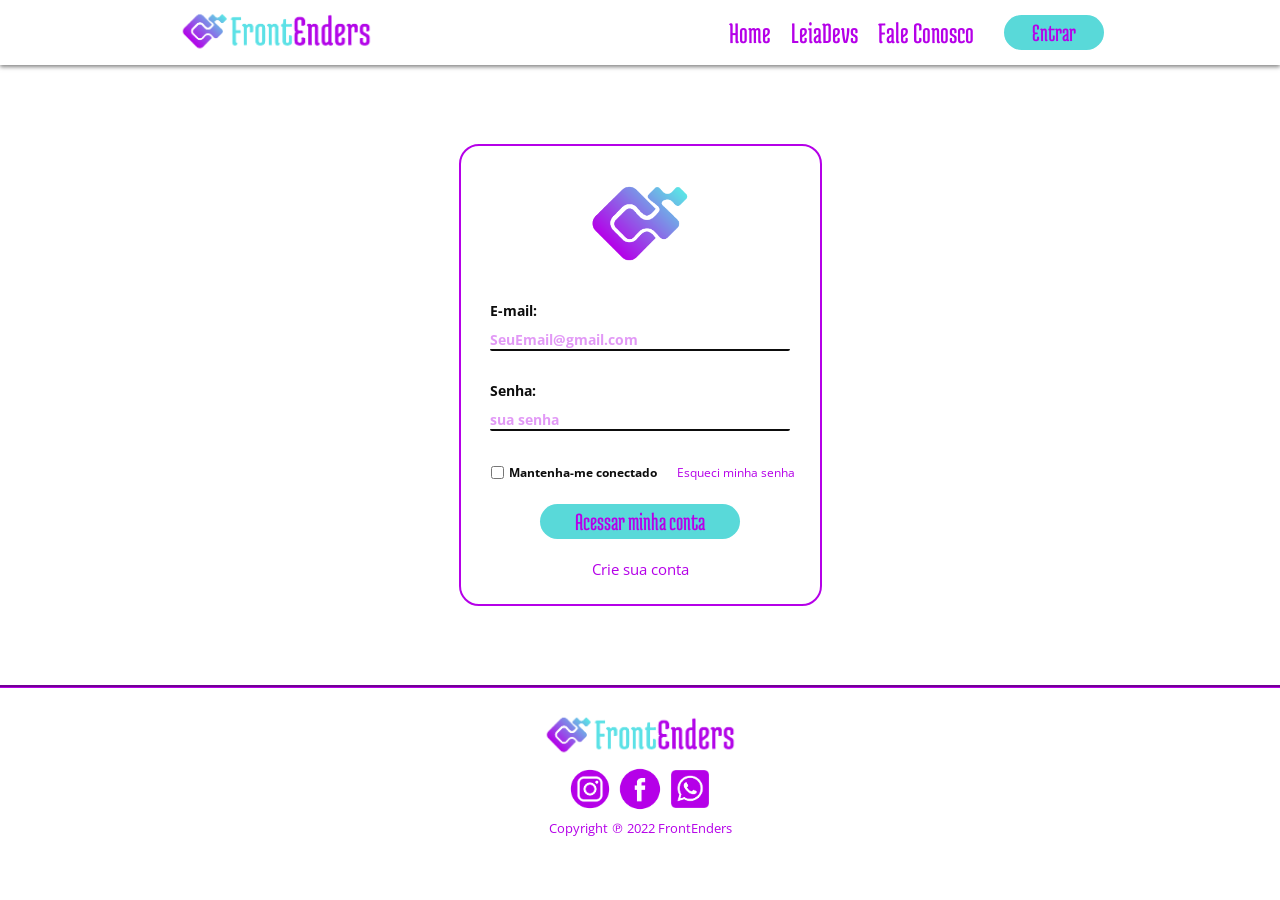
<file: login.html>
<!DOCTYPE html>
<html lang="pt-BR">

<head>
    <meta charset="UTF-8">
    <meta http-equiv="X-UA-Compatible" content="IE=edge">
    <meta name="viewport" content="width=device-width, initial-scale=1.0">

    <link rel="stylesheet" href="./CSS/estilo_BASE.css">
    <link rel="stylesheet" href="./CSS/estilo_forms.css">

    <link rel="icon" type="image/x-icon" href="./imagens/favLogo.png">
    <title>Acesso de usuário</title>
</head>

<body>
    <nav id="menu"></nav>
    <!--js html DOM para navBar-->

    <main id="areaDeLogin">
        <div id="form_login">
            <div class="imagem">
                <img src="./imagens/favLogo.png" alt="">
            </div>
            <section>
                <p id="aviso"></p>
                <div id="input_email">
                    <label for="email">E-mail:</label>
                    <input class="input_login" type="email" name="email" id="nome_padrao"
                        placeholder="SeuEmail@gmail.com" required>
                </div>
                <div id="input_senha">
                    <label for="senha_padrao">Senha:</label>
                    <input class="input_login" id='campo_senha' type="text" placeholder="sua senha" name="senha_padrao"
                        id="senha_padrao" required>
                </div>
                <div class="opcoes_login">
                    <div class="input_conectado">
                        <input type="checkbox" name="conectado" id="">
                        <label class="conectado" for="conectado">Mantenha-me conectado</label>
                    </div>
                    <a href="RecuperarSenha.html">Esqueci minha senha</a>
                </div>
                <button id="acessar" onclick="login()">Acessar minha conta</button>
                <a id="cria_conta" href="cadastro.html">Crie sua conta</a>
            </section>
        </div>
    </main>

    <footer></footer> <!-- js html DOM para rodapé -->

    <!--SCRIPTS EXTERNOS-->
    <script src="./javascript/navBar_footer.js"></script>
    <script src="./javascript/login.js" defer></script>
</body>

</html>
</file>
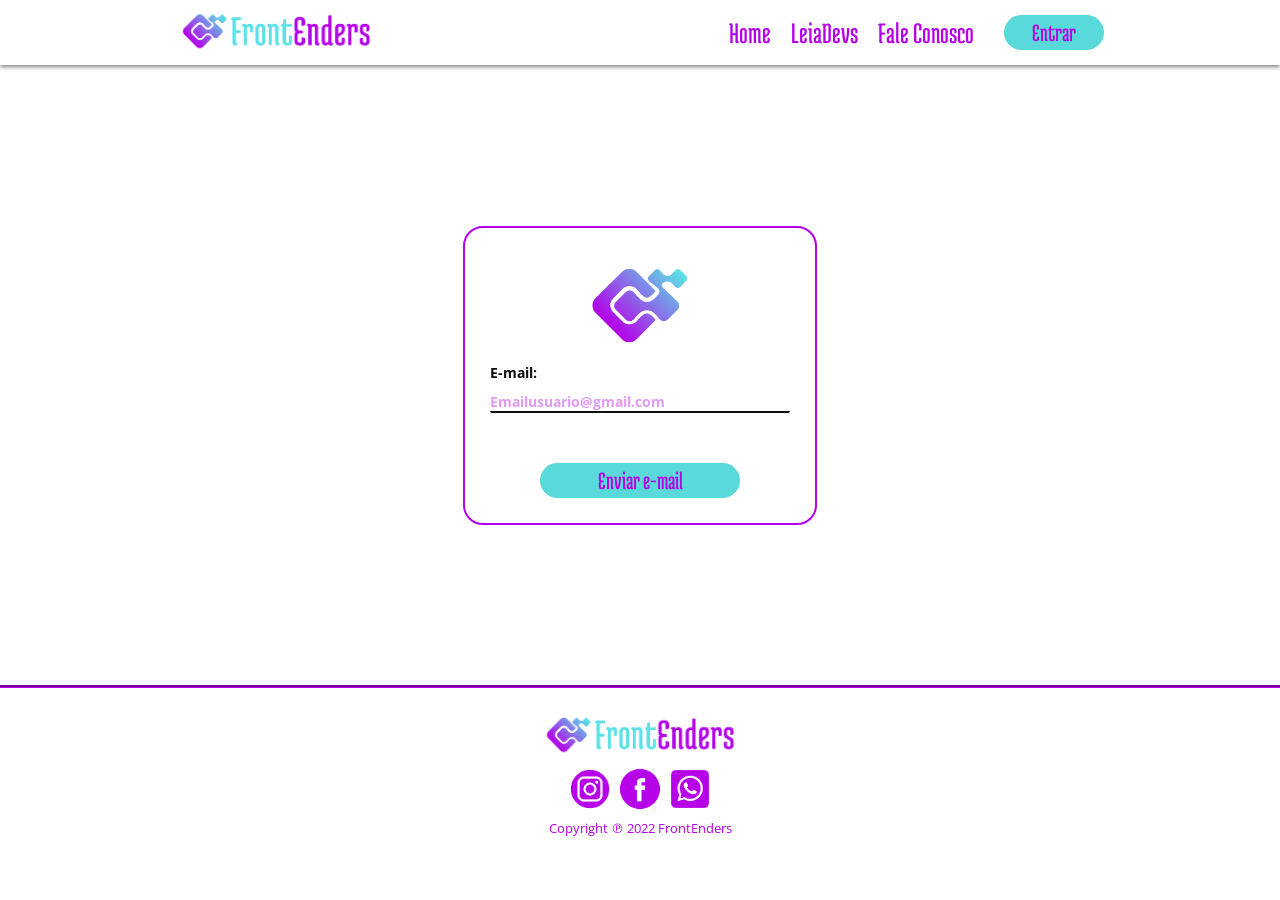
<file: RecuperarSenha.html>
<!DOCTYPE html>
<html lang="pt-BR">

<head>
    <meta charset="UTF-8">
    <meta http-equiv="X-UA-Compatible" content="IE=edge">
    <meta name="viewport" content="width=device-width, initial-scale=1.0">
    <link rel="stylesheet" href="./CSS/estilo_BASE.css">
    <link rel="stylesheet" href="./CSS/estilo_forms.css">
    <link rel="icon" type="image/x-icon" href="./imagens/favLogo.png">
    <title>Recuperação de senha</title>
</head>

<body>
    <nav id="menu"></nav>
    <!--js html DOM para navBar-->

    <main id="areaDeLogin">
        <div id="form_login">
            <div class="imagem">
                <img src="./imagens/favLogo.png" alt="">
            </div>
            <section>
                <div>
                    <form action="">
                        <label for="e-mail">E-mail:</label>
                        <input class="input_login" placeholder="Emailusuario@gmail.com" type="email" name="email"
                            id="nome_padrao" required>
                    </form>
                </div>
                <p id="aviso"></p>
                <button id="acessar">Enviar e-mail</button>
            </section>
        </div>
    </main>

    <footer></footer> <!-- js html DOM para rodapé -->

    <!--SCRIPTS EXTERNOS-->
    <script src="./javascript/navBar_footer.js"></script>
    <script src="./javascript/Recuperar_senha.js"></script>
</body>

</html>
</file>
<file: CSS/estilo_BASE.css>
/* FOLHA DE ESTILO PARA RECURSO BÁSICOS, QUE SERÃO USADOS EM TODAS AS PÁGINAS */

/*FONTES*/
@import url("https://fonts.googleapis.com/css2?family=Medula+One&display=swap");
@import url("https://fonts.googleapis.com/css2?family=Open+Sans:ital,wght@0,300;0,400;0,500;0,600;0,700;0,800;1,300;1,400;1,500;1,600;1,700;1,800&display=swap");

/* PALETA DE CORES
roxo rgb(181, 0, 232);
lilás rgb(136, 141, 242);
azul rgb(89, 217, 217);
cinza rgb(61, 115, 115);
preto rgb(13, 13, 13); */

/*base*/
* {
  margin: 0;
  padding: 0;
  font-family: "Open Sans", sans-serif;
}

.frontenders {
  /*usar como span para destaque do nome da empresa ou do serviço*/
  font-family: "Medula One";
  font-size: 23px;
  letter-spacing: 1px;
}

/* BARRA DE NAVEGAÇÃO */
#menu {
  width: 100%;
  padding: 5px 0;
  display: flex;
  justify-content: space-around;
  align-items: center;
  flex-wrap: wrap;
  box-shadow: 0 2px 4px 0 rgba(13, 13, 13, 0.5);
  position: sticky;
  top: 0px;
  z-index: 5;
  background-color: white;
}

#logo {
  width: 200px;
  transition: 0.5s;
}

#navegacao {
  /* engloba a ul e o botão de entrar */
  display: flex;
}

#navegacao a {
  text-decoration: none;
  font-family: "Medula One";
}

#links {
  /* ul */
  display: flex;
  justify-content: space-between;
  align-items: center;
  gap: 20px;
  list-style-type: none;
  padding: 0;
}

.link {
  /* a */
  font-size: 30px;
  background-color: white;
  color: rgb(181, 0, 232);
  font-family: "Medula One";
}

@media (max-width: 500px) {
  .link {
    font-size: 22px;
  }
}

.link:hover{
  /* trocar os estilo dos links da nav */
  /* color:rgb(89, 217, 217) ; */ 
  color:rgb(136, 141, 242);
}

#btn_entrar {
  text-decoration: none;
  color:rgb(181, 0, 232);
  width: 100px;
  padding: 5px 0;
  margin-left: 30px;
  border: none;
  border-radius: 20px;
  background-color: rgb(89, 217, 217);
  font-size: 25px;
  font-family: "Medula One";
  text-align: center;
}

#btn_entrar:hover{
  color:white;
}
#btn_entrar:active{
  background-color:rgb(136, 141, 242);
  color: white;
}


/* RODAPÉ */
footer {
  height: 100px;
  padding: 10px;
  text-align: center;
  border-top-style: groove;
  border-top-color: rgb(181, 0, 232);
  border-top-width: 0.2em;
}

#logoPrincipal {
  display: block;
}

#logoPrincipal img {
  padding-top: 10px;
  width: 200px;
}

#logoFooter {
  width: 50px;
}

#logoFooter:hover {
  opacity: 80%;;
}

#flexFooter {
  display: inline-flex;
}

#textFooter {
  font-family: "Medula One";
  color: rgb(181, 0, 232);
  font-size: 0.8em;
}

@media (max-width: 600px) {
  #logo {
    width: 150px;
}
}
</file>
<file: CSS/estilo_index.css>
/*slogan inicial da index*/
#chamadaPrincipal {
  /*div para chamada principal - tem img e texto*/
  min-height: 400px;
  padding: 20px 80px;
  display: flex;
  align-items: center;
  justify-content: center;
}

#chamadaPrincipal img {
  width: 50vw;
}

.textoChamada {
  /* div para texto do slogan*/
  padding-left: 40px;
  width: 100%;
}

.textoChamada h1 {
  font-family: "Medula One";
  font-size: 70px;
  letter-spacing: 5px;
  color: rgb(181, 0, 232);
}

.textoChamada h1:hover {
  color: rgb(136, 141, 242);
}

.paragrafoChamada {
  /*texto com gradiente*/
  font-size: 35px;
  font-weight: bold;
  margin-bottom: 20px;
  background-image: linear-gradient(90deg, rgb(181, 0, 232), rgb(89, 217, 217));
  color: rgb(13, 13, 13); /*essa cor é apenas para segurança*/
  background-clip: text; /*só exibe o background que está atrás do texto*/
  -webkit-background-clip: text;
  -webkit-text-fill-color: transparent; /*deixa o texto transparente, para aparecer o fundo colorido*/
}

@media (max-width: 780px) {
  /* responsividade para slogan da index */
  #chamadaPrincipal {
    flex-wrap: wrap;
    min-height: 10vh;
    padding: 20px;
  }
  
  #chamadaPrincipal img {
    width: 25vw;
  }

  .textoChamada {
    padding: 0;
  }
  .paragrafoChamada {
    font-size: 5vw;
    text-align: center;
  }
}

/* estilo da seção de planos*/
.pricingTableIndex {
  /*cards da index*/
  background: #fff none repeat scroll 0 0;
  color: #232434;
  padding: 20px 15px;
  -webkit-box-shadow: 0px 19px 43px 0px rgba(17, 17, 17, 0.05);
  box-shadow: 0px 19px 43px 0px rgba(17, 17, 17, 0.05);
  -webkit-perspective: 700px;
  perspective: 700px;
  position: relative;
  text-align: center;
  -webkit-transition: all 0.3s ease-in-out 0s;
  -o-transition: all 0.3s ease-in-out 0s;
  transition: all 0.3s ease-in-out 0s;
  z-index: 1;
}

.pricingTableIndex .title {
  /*h3 dos cards da index*/
  display: block;
  font-family: "Medula One";
  font-size: 40px;
  letter-spacing: 2px;
  color: rgb(181, 0, 232);
  text-transform: capitalize;
  -webkit-transition: all 0.3s ease-in-out 0s;
  -o-transition: all 0.3s ease-in-out 0s;
  transition: all 0.3s ease-in-out 0s;
}

.pricingTableIndex:hover .title {
  scale: 1.1;
}

.texto_card_index {
  font-size: 20px;
  padding: 30px 0;
}

#texto1_index {
  text-align: left;
  font-size: 20px;
  font-weight: bold;
  margin-bottom: 15px;
  color: rgb(255, 255, 255);
}

.our_pricing {
  /*section completa - fundo degradê*/
  background-image: linear-gradient(45deg, rgb(181, 0, 232), rgb(89, 217, 217));
  background-size: 100%;
  background-repeat: no-repeat;
  background-position: top center;
  position: relative;
  /* margin-top:4px; */
  padding: 20px;
  padding-bottom: 80px;
}

@media only screen and (max-width: 480px) {
  .our_pricing {
    background-size: auto;
  }
}

.pricingTable {
  /*cada card branco*/
  background: #fff none repeat scroll 0 0;
  color: #232434;
  padding: 50px 15px;
  -webkit-box-shadow: 0px 19px 43px 0px rgba(17, 17, 17, 0.05);
  box-shadow: 0px 19px 43px 0px rgba(17, 17, 17, 0.05);
  -webkit-perspective: 700px;
  perspective: 700px;
  position: relative;
  text-align: center;
  -webkit-transition: all 0.3s ease-in-out 0s;
  -o-transition: all 0.3s ease-in-out 0s;
  transition: all 0.3s ease-in-out 0s;
  z-index: 1;
}

@media only screen and (max-width: 480px) {
  .pricingTable {
    margin-bottom: 60px;
  }
}

.pricingTable .title {
  /*h3 de cada card*/
  display: block;
  font-family: "Medula One";
  font-size: 40px;
  letter-spacing: 2px;
  color: rgb(181, 0, 232);
  text-transform: capitalize;
  -webkit-transition: all 0.3s ease-in-out 0s;
  -o-transition: all 0.3s ease-in-out 0s;
  transition: all 0.3s ease-in-out 0s;
}

.pricingTable .price-month {
  /*texto abaixo do h3 - "Plano mensal"*/
  font-size: 16px;
  font-weight: 500;
  margin-top: 5px;
  color: rgb(136, 141, 242);
}

.pricingTable .price-value {
  /*mexe nos cards*/
  font-size: 170px;
  line-height: 112px;
  position: relative;
  margin: 40px 0;
}

@media only screen and (max-width: 768px) {
  .pricingTable .price-value {
    font-size: 130px;
  }
}

.pricingTable .price-value .value-bg {
  /*valor do plano*/
  display: inline-block;
  position: absolute;
  left: 50%;
  top: 50%;
  -webkit-transform: translateX(-50%) translateY(-50%);
  -ms-transform: translateX(-50%) translateY(-50%);
  transform: translateX(-50%) translateY(-50%);
}

.pricingTable-2 .price-value .value-bg {
  /*valor do plano em primeiro plano*/
  color: rgb(181, 0, 232);
  font-family: "Medula One";
  font-size: 90px;
  letter-spacing: 5px;
}

.pricingTable-2 .price-value {
  /*valor do plano em backgroung*/
  color: rgba(89, 217, 217, 0.15);
}

.text-pre-topicos {
  /*texto que vem antes dos tópicos da ul*/
  padding-bottom: 25px;
  font-size: 15px;
  color: rgb(61, 115, 115);
}

.pricingTable .pricing-content {
  /*ul*/
  list-style: none;
  padding: 0;
  margin: 0 0 20px 0;
}

.pricingTable .pricing-content li {
  /*itens da ul*/
  padding-bottom: 15px;
  font-weight: bold;
  color: rgb(61, 115, 115);
}

@media only screen and (max-width: 990px) {
  .pricingTable {
    margin-bottom: 30px;
  }
}

@media only screen and (max-width: 767px) {
  .pricingTable {
    margin-bottom: 50px;
  }
}

.btn-price-bg {
  /*botão de assinatura ou saiba mais*/
  background: rgb(89, 217, 217);
  border: 0;
  border-radius: 5000px;
  color: rgb(181, 0, 232);
  display: inline-block;
  font-size: 24px;
  font-family: 'Medula One';
  text-decoration: none;
  letter-spacing: 2PX;
  overflow: hidden;
  padding: 12px 40px;
  text-transform: uppercase;
  -webkit-transition: all 0.3s ease 0s;
  -o-transition: all 0.3s ease 0s;
  transition: all 0.3s ease 0s;
}

.pricingTableIndex:hover .btn-price-bg {
  /*hover do botão*/
  color: #fff;
  border: 0;
}

.pricingTableIndex .btn-price-bg:active {
  background: rgb(136, 141, 242);
}

.section-title {
  /*título antes dos cards*/
  margin-bottom: 20px;
  display: flex;
  align-items: center;
}

h1.section-title-white {
  color: #fff;
  text-align: center;
  font-family: "Medula One";
  text-shadow: 4px 4px 5px rgba(13, 13, 13, 0.35);
  font-size: 80px;
  letter-spacing: 5px;
  margin-top: 0;
  position: relative;
  margin-bottom: 15px;
}

.section-title p {
  padding: 0 10px;
  width: 80%;
  margin: auto;
  font-size: 18px;
  color: #fff;
  text-align: center;
}

.descricao {
  width: 60%;
}
.descricaoIndex {
  width: 100%;
}

.ilustracao {
  width: 40%;
  padding: 0 20px;
}

.ilustracao img {
  width: 100%;
}

#caixa-corpo {
  /*div criada para os cards*/
  display: flex;
  justify-content: center;
  gap: 30px;
  flex-wrap: wrap;
}

.col-xs-12 {
  /*tamanho de cada card na tela*/
  width: 30%;
}

@media (max-width: 950px) {
  .col-xs-12 {
    width: 45%;
  }
}

@media (max-width: 650px) {
  .col-xs-12 {
    width: 80%;
  }
}



/* FEEDBACKS */
#feedbacks {
  list-style: none;
  display: flex;
  justify-content: space-evenly;
  flex-wrap: wrap;  
}

#feedbacks img {
  width: 45%;
}

#textFeed {
  text-align: center;
  padding: 40px 20px 0 20px;
  font-family: "Medula One";
  font-size: 40px;
  letter-spacing: 4px;
  color: rgb(255, 255, 255);
  text-shadow: 2px 2px 3px rgba(51, 9, 240, 0.35);
}

#backFeed {
  background:  linear-gradient(45deg, rgb(89, 217, 217), rgb(61, 115, 115));
}

@media (max-width: 750px) {
  #feedbacks img {
    width: 75%;
  }
}
</file>
<file: CSS/estilo_forms.css>
/*FONTES*/
@import url("https://fonts.googleapis.com/css2?family=Medula+One&display=swap");
@import url("https://fonts.googleapis.com/css2?family=Open+Sans:ital,wght@0,300;0,400;0,500;0,600;0,700;0,800;1,300;1,400;1,500;1,600;1,700;1,800&display=swap");

/* PALETA DE CORES
roxo rgb(181, 0, 232);
lilás rgb(136, 141, 242);
azul rgb(89, 217, 217);
cinza rgb(61, 115, 115);
preto rgb(13, 13, 13); */

/* bases */
* {
  box-sizing: border-box;
}

section {
  display: flex;
  flex-flow: column;
  align-items: center;
  justify-content: center;
  gap: 20px;
}

label {
  display: flex;
  flex-flow: column;
  order: 1;
  color: rgb(13, 13, 13);
  font-weight: 800;
  font-size: 14px;
  font-weight: bold;
}

input,
select,
textarea {
  font-weight: 700;
  font-size: 14px;
  color: rgb(181, 0, 232);
  margin: 10px 0;
  border-radius: 2px;
  border: none;
  border-bottom: 2px solid rgb(13, 13, 13);
  outline: none;
}

input::placeholder,
textarea::placeholder {
  font-weight: bold;
  color: rgba(182, 0, 232, 0.4);
  border: none;
  font-size: 14px;
}

/* LOGIN */
main#areaDeLogin {
  display: flex;
  align-items: center;
  justify-content: center;
  height: 60vh;
  margin: 40px 0;
}

#form_login {
  /* todo o form de login  */
  display: grid;
  justify-content: center;
  align-items: center;
  border: 2px solid rgb(181, 0, 232);
  border-radius: 20px;
  padding: 25px;
}

.imagem {
  /* div para logo */
  display: flex;
  align-content: center;
  justify-content: center;
  margin-bottom: 10px;
}

.imagem img {
  /* logo */
  height: 100px;
  width: 100px;
}

.input_login {
  /* area de input de email e senha */
  font-weight: bold;
  font-size: 14px;
  width: 300px;
  border: none;
  border-bottom: 2px solid rgb(13, 13, 13);
  margin-top: 10px;
  outline: none;
}

.opcoes_login {
  /* areas de conectado e recuperação de senha */
  display: flex;
  align-items: center;
  justify-content: space-between;
  gap: 20px;
  font-size: 12px;
  width: 100%;
}

.input_conectado {
  /* div para o checkbox */
  display: flex;
  align-items: center;
  justify-content: center;
}

input[type="checkbox"] {
  margin: 5px;
}

.conectado {
  /* texto "mantenha conectado" */
  font-size: 12px;
}

.NãoPreenchido {
  border-bottom: 4px solid rgb(248, 71, 65);
}

.Preenchido {
  border-bottom: 4px solid rgb(89, 217, 217);
}

#acessar {
  /* button entrar */
  background-color: rgb(89, 217, 217);
  font-family: "Medula One";
  color: rgb(181, 0, 232);
  border: none;
  border-radius: 20px;
  padding: 5px;
  width: 200px;
  font-size: 25px;
  cursor: pointer;
  transition: 0.3s;
}

#acessar:hover {
  color: white;
}

#acessar:active {
  scale: 0.98;
  background-color: rgb(136, 141, 242);
  color: white;
}

#cria_conta {
  /* link criar conta */
  font-size: 15px;
}

#form_login a {
  /* estilização dos links <a> no form de login */
  text-decoration: none;
  color: rgb(181, 0, 232);
}

#form_login a:hover {
  text-decoration: underline;
}

#aviso {
  /* quando email ou usuários estão errados */
  font-style: italic;
}

/* CADASTRO */
main#cadastro {
  display: block;
  align-items: center;
  justify-content: center;
  margin: 20px 0;
}

.form_cadastro {
  /*div com todas as sessões de cadastro */
  display: flex;
  flex-wrap: wrap;
  justify-content: space-evenly;
}

.dados_usuario {
  /* todos passos do cadastro */
  display: grid;
  justify-content: center;
  align-items: center;
  border: 2px solid rgb(181, 0, 232);
  border-radius: 20px;
  padding: 25px;
}

.dados_usuario h2 {
  /* titulo de cada passo de cadastro */
  text-align: center;
}

.organizacao_input {
  /* div que contém todos os inputs */
  display: grid;
  grid-template-columns: repeat(2, 1fr);
  gap: 20px;
  margin: 20px;
}

@media (max-width: 550px) {
  .organizacao_input {
    grid-template-columns: repeat(1, 1fr);
  }
}

.organizacao_input input {
  width: 200px;
}

.disable {
  /* primeira opção do select */
  color: rgba(182, 0, 232, 0.4);
}

/* movimentação DOM dos passos de cadastro */
.dom-control {
  display: flex;
  justify-content: space-between;
  padding: 20px;
  width: 500px;
}

@media (max-width: 550px) {
  .dom-control {
    width: 330px;
  }
}

#anterior,
#proximo {
  background: rgb(89, 217, 217);
  color: rgb(181, 0, 232);
  font-family: "Medula One";
  font-size: 25px;
  letter-spacing: 1px;
  padding: 10px;
  border: none;
  border-radius: 20px;
  cursor: pointer;
  width: 100px;
  transition: 0.3s;
}

#proximo:hover,
#anterior:hover {
  color: white;
}

#proximo:active,
#anterior:active {
  background-color: rgb(136, 141, 242);
  scale: 0.9;
}

#finalizar {
  background: rgb(181, 0, 232);
  color: rgb(255, 255, 255);
  font-family: "Medula One";
  font-size: 25px;
  letter-spacing: 1px;
  padding: 10px;
  border: none;
  border-radius: 20px;
  cursor: pointer;
  width: 100px;
  transition: 0.3s;
}

#finalizar:hover {
  background-color: rgb(136, 141, 242);
}

#finalizar:active {
  scale: 0.9;

}

#dados_pessoais,
#dados_localização,
#anterior,
#finalizar {
  display: none;
}

#finalizado {
  padding: 0 15vw;
  margin: 80px 0;
  display: none;
}

.paragrafoCadastro {
  font-size: 35px;
  font-weight: bold;
  text-align: center;
  margin-bottom: 20px;
  background-image: linear-gradient(90deg, rgb(181, 0, 232), rgb(89, 217, 217));
  color: rgb(13, 13, 13);
  /*essa cor é apenas para segurança*/
  background-clip: text;
  /*só exibe o background que está atrás do texto*/
  -webkit-background-clip: text;
  -webkit-text-fill-color: transparent;
  /*deixa o texto transparente, para aparecer o fundo colorido*/
}

/* FALE CONOSCO */
main {
  display: flex;
  align-items: center;
  justify-content: center;
  margin: 20px;
}

#form_contato {
  /* todo o form de login  */
  display: flex;
  flex-flow: column;
  justify-content: center;
  align-items: center;
  border: 2px solid rgb(181, 0, 232);
  border-radius: 20px;
  padding: 25px;
  margin: 20px;
  width: 340px;
  gap: 20px;
}

#form_contato h1 {
  font-size: 22px;
  margin-bottom: 15px;
}

#form_contato input,
textarea {
  width: 280px;
  resize: none;
}

#inputs_contato {
  display: flex;
  flex-flow: column;
  justify-content: center;
  align-items: center;
  gap: 20px;
}

#btn {
  /* button enviar mensagem */
  background-color: rgb(89, 217, 217);
  font-family: "Medula One";
  color: rgb(181, 0, 232);
  border: none;
  border-radius: 20px;
  padding: 5px;
  width: 200px;
  font-size: 25px;
  cursor: pointer;
  transition: 0.3s;
}

#submit:hover {
  color: white;
}

#submit:active {
  scale: 0.98;
  background-color: rgb(136, 141, 242);
}

/* ASSINATURA */
#analisePerfil {
  display: flex;
  flex-wrap: wrap;
  justify-content: space-evenly;
}

#assinatura h1 {
  font-family: 'Medula One';
  color: rgb(181, 0, 232);
  font-size: 40px;
  letter-spacing: 3px;
}

#analisePerfil select {
  width: 99%;
}

#analisePerfil button {
  margin-bottom: 30px;
}

.dadosPerfil {
  display: grid;
  grid-template-columns: repeat(2, 350px);
  gap: 25px 50px;
  margin: 35px 20px 10px 20px;
}

#avisoAssinatura {
  background-color: rgb(89, 217, 217);
  color: rgb(181, 0, 232);
  border: none;
  border-radius: 20px;
  font-size: 15px;
  font-weight: 600;
  padding: 5px 15px;
  margin-bottom: 30px;
}

@media (max-width: 880px) {
  .dadosPerfil {
    grid-template-columns: repeat(1, 350px);
  }
}

@media (max-width: 500px) {
  .dadosPerfil {
    grid-template-columns: repeat(1, 250px);
  }
}
</file>
<file: CSS/estilo_faleConosco.css>
/* CONTEÚDO SEM SER FORMULÁRIO */

#faleConosco {
    display: flex;
    align-items: center;
    justify-content: space-evenly;
}

#outrasInfos {
    display: grid;
    gap: 25px;
}

#outrasInfos section {
    align-items: flex-start;
}

#outrasInfos h2 {
    color: rgb(89, 217, 217);
    padding-bottom: 8px;
}

.icones {
    padding-left: 25px;
}

.icones img {
    width: 70px
}

.icones img:hover {
    opacity: 85%;
}

#contato h3 {
    color: rgb(181, 0, 232);
    padding-left: 30px;
    padding-bottom: 10px;
}

#localizacao p {
    padding-left: 30px;
    color: rgb(61, 115, 115);
    font-size: 14px;
}

iframe {
    padding: 8px 0 8px 30px;
}

#outrasInfos a {
    color: rgb(181, 0, 232);
    font-size: 18px;
    font-weight: 400;
    text-decoration: none;
}

#outrasInfos a:hover {
    text-decoration: underline;
}

@media (max-width: 800px) {
    #faleConosco {
        display: block;
    }

    #outrasInfos {
        margin-bottom: 30px;
    }
    #outrasInfos section {
        align-items: center;
    }

    #redesSociais,
    #contato,
    #localizacao {
        text-align: center;
    }

    .icones,
    #contato h3,
    #localizacao p,
    iframe {
        padding-left: 0;
    }
}
</file>
<file: CSS/estilo_equipe.css>
#allIntegrantes{
    min-height: 500px;
    width: 100%;
    background:  linear-gradient(330deg, rgb(61, 115, 115), rgb(136, 141, 242));
    display: flex;
    align-items: center;
    justify-content: space-around;
    flex-wrap: wrap;
    padding-bottom: 35px;
}

.caixa_integrante {
    margin-top: 30px;
}
.integrante{
    display: block;
    align-items: center;
    justify-content: center;
    margin: 50px;
    rotate: 45deg;
    box-shadow: 3px 0px 8px rgb(181, 0, 232);
    width: 150px;
    height: 150px;
    border-radius: 20px;
}

.integrante_img {
    width: 200px;
    rotate: -45deg;
    margin-top: -25px;
    margin-left: -25px;
}

.textos {
    text-align: center;
    margin-top: -15px;
    margin-bottom: 10px;
    color: rgb(255, 255, 255);
}

.textos h3 {
    font-family: 'Medula One';
    font-size: 35px;
    letter-spacing: 2px;
}

.textos p {
    font-size: 16px;
    text-align: center;
}

.redes_sociais{
    display: flex;
    align-items: center;
    justify-content: center;
}

.redes_sociais img {
    width: 60px;
    padding: 5px;
}

.redes_sociais img:hover {
    opacity: 80%;
}
</file>
<file: CSS/estilo_servicos.css>
.textoChamada1 { /* div para texto do slogan*/
    padding: 0 15vw;
    margin: 80px 0;
}

.paragrafoChamada1 { /*texto com gradiente*/
    font-size: 35px;
    font-weight: bold;
    text-align: center; 
    margin-bottom: 20px;
    background-image: linear-gradient(90deg, rgb(181, 0, 232), rgb(89, 217, 217));
    color: rgb(13, 13, 13); /*essa cor é apenas para segurança*/
    background-clip: text; /*só exibe o background que está atrás do texto*/
    -webkit-background-clip: text;
    -webkit-text-fill-color: transparent; /*deixa o texto transparente, para aparecer o fundo colorido*/
}

@media (max-width: 750px) {
    .textoChamada1 {
        padding: 0 5vw;
        margin: 60px 0;
    }
}

@media (max-width: 660px) {
    .paragrafoChamada1 { 
        font-size: 6vw;
    }

    .textoChamada1 {
        padding: 0 5vw;
        margin: 40px 0;
    }
}

/*bootstrap planos assinatura*/

.our_pricing { /*section completa - fundo degradê*/
    background-image: linear-gradient(45deg, rgb(181, 0, 232), rgb(89, 217, 217));
    background-size: 100%;
    background-repeat: no-repeat;
    background-position: top center;
    position: relative;
    /* margin-top:4px; */
    padding:20px;
}

@media only screen and (max-width:480px) {
    .our_pricing {
        background-size: auto;
    }
}

.pricingTable { /*cada card branco*/
    background: #fff none repeat scroll 0 0;
    color: #232434;
    padding: 50px 15px;
    -webkit-box-shadow: 10px 10px 20px 0px rgba(17, 17, 17, 0.2);
    box-shadow: 10px 10px 20px 0px rgba(17, 17, 17, 0.2);
    -webkit-perspective: 700px;
    perspective: 700px;
    position: relative;
    text-align: center;
    -webkit-transition: all 0.3s ease-in-out 0s;
    -o-transition: all 0.3s ease-in-out 0s;
    transition: all 0.3s ease-in-out 0s;
    z-index: 1;
}


@media only screen and (max-width:480px) {
    .pricingTable {
        margin-bottom: 60px;
    }
}

.pricingTable .title { /*h3 de cada card*/
    display: block;
    font-family: 'Medula One';
    font-size: 40px;
    letter-spacing: 2px;
    color: rgb(181, 0, 232);
    text-transform: capitalize;
    -webkit-transition: all 0.3s ease-in-out 0s;
    -o-transition: all 0.3s ease-in-out 0s;
    transition: all 0.3s ease-in-out 0s;
}

.pricingTable:hover .title { 
    scale: 1.15;
}

.pricingTable .price-month { /*texto abaixo do h3 - "Plano mensal"*/
    font-size: 16px;
    font-weight: 500;
    margin-top: 5px;
    color: rgb(136, 141, 242);
}

.pricingTable .price-value { /*mexe nos cards*/
    font-size: 170px;
    line-height: 112px;
    position: relative;
    margin: 40px 0;
}

@media only screen and (max-width:768px) {
    .pricingTable .price-value {
        font-size: 130px;
    }
}

.pricingTable .price-value .value-bg { /*valor do plano*/
    display: inline-block;
    position: absolute;
    left: 50%;
    top: 50%;
    -webkit-transform: translateX(-50%) translateY(-50%);
    -ms-transform: translateX(-50%) translateY(-50%);
    transform: translateX(-50%) translateY(-50%);
}

.pricingTable-2 .price-value .value-bg { /*valor do plano em primeiro plano*/
    color: rgb(181, 0, 232);
    font-family: 'Medula One';
    font-size: 90px;
    letter-spacing: 5px;
}

.pricingTable-2 .price-value { /*valor do plano em backgroung*/
    color: rgba(89, 217, 217, 0.150);
}

.text-pre-topicos{ /*texto que vem antes dos tópicos da ul*/
    padding-bottom: 25px;
    font-size: 15px;
    color: rgb(61, 115, 115);
}

.pricingTable .pricing-content { /*ul*/
    list-style: none;
    padding: 0;
    margin: 0 0 20px 0;
}

.pricingTable .pricing-content li { /*itens da ul*/
    padding-bottom: 15px;
    font-weight: bold;
    color: rgb(61, 115, 115);
}

@media only screen and (max-width: 990px) {
    .pricingTable {
        margin-bottom: 30px;
    }
}

@media only screen and (max-width: 767px) {
    .pricingTable {
        margin-bottom: 50px;
    }
}

.btn-price-bg { /*botão de assinatura ou saiba mais*/
    background: rgb(89, 217, 217);
    border: 0;
    border-radius: 5000px;
    color: rgb(181, 0, 232);
    display: inline-block;
    font-size: 24px;
    font-family: 'Medula One';
    text-decoration: none;
    letter-spacing: 2PX;
    overflow: hidden;
    padding: 12px 40px;
    text-transform: uppercase;
    -webkit-transition: all 0.3s ease 0s;
    -o-transition: all 0.3s ease 0s;
    transition: all 0.3s ease 0s;
}

.pricingTable:hover .btn-price-bg { /*hover do botão*/
    color: rgb(255, 255, 255);
    border: 0;
}

.pricingTable .btn-price-bg:active {
    background: rgb(136, 141, 242);
}

.section-title { /*título antes dos cards*/
    margin-bottom: 60px;
    display: flex;
    align-items: center;
}

.section-title h1 {
    font-size: 80px;
    letter-spacing: 5px;
    margin-top: 20px;
    position: relative;
    color: rgb(255, 255, 255);
    text-align: center;
    font-family: 'Medula One';
    text-shadow: 4px 4px 5px rgba(13, 13, 13, 0.35);
}

.section-title h2 {
    font-size: 30px;
    position: relative;
    margin-bottom: 15px;
    color: rgb(255, 255, 255);
    text-align: center;
    font-family: 'Open Sans';
    text-shadow: 4px 4px 5px rgba(13, 13, 13, 0.35);
}

.descricaoParagrafo {
    padding: 0 10px;
    margin: 0 15px;
    font-size: 18px;
    color: rgb(255, 255, 255);
    text-align: left;
}

.descricao {
    width: 60%;
}
.descricaoIndex {
    width: 100%;
}

.ilustracao {
    width: 40%;
    padding: 0 20px;
}

.ilustracao img {
    width: 100%;
}

#caixa-corpo { /*div criada para os cards*/
    display: flex;
    justify-content: center;
    gap:30px;
    flex-wrap: wrap;
}

.col-xs-12 { /*tamanho de cada card na tela*/
    width: 30%;
}

@media (max-width: 950px) {
    .col-xs-12 {
        width: 45%;
    }
}

@media (max-width: 850px) {
    .section-title { /*título antes dos cards*/
        display: block;
    }

    .descricao {
        width: 100%;
    }

    .ilustracao {
        width: 100%;
        padding: 0;
        text-align: center;
    }

    .ilustracao img {
        width: 60%;
    }
}
@media (max-width: 650px) {
    .col-xs-12 {
        width: 80%;
    }
}

@media (max-width: 500px) {
    .descricaoParagrafo {
        padding: 0;
        margin: 0;
        font-size: 18px;
        color: rgb(255, 255, 255);
        text-align: left;
    }

    .ilustracao img {
        width: 75%;
    }

    .section-title h1 {
        font-size: 60px;
    }

    .section-title h2 {
        font-size: 24px;
    }
}



/* EASTER EGG */
#servicos h2 {
    text-align: center;
    padding-top: 60px;
    font-family: "Medula One";
    font-size: 40px;
    letter-spacing: 3px;
    color: rgb(181, 0, 232);
    text-shadow: 2px 2px 3px rgba(13, 13, 13, 0.35);
}

#sucesso {
    display: flex;
    justify-content: center;
    flex-wrap: wrap;
}

.easterEgg {
    width: 200px;
    height: 200px;
    rotate: 45deg;
    border-radius: 30px;
    display: flex;
    align-items: center;
    justify-content: center;
    margin: 50px;
    background-image: linear-gradient(45deg, rgb(181, 0, 232), rgb(89, 217, 217));
    cursor: pointer;
    transition: 0.5s;
}

.easterEgg:hover {
    background-image: linear-gradient(45deg, rgba(182, 0, 232, 0.85), rgba(89, 217, 217, 0.9));
}

.container_eg {
    rotate: -45deg;
    color: rgb(255, 255, 255);
    text-align: center;
}

.tituloServico {
    /* rotate: -45deg; */
    font-weight: bold;
    font-size: 25px;
    color: rgb(255, 255, 255);
}

.easterEgg:hover .tituloServico {
    display: none;
}

.easterEgg p {
    display: none;
    /* rotate: -45deg; */
    margin-top: 10px;
}

.easterEgg:hover p {
    display: block;
    color: rgb(255, 255, 255);
    font-size: 18px;
    font-weight: 500;
    text-align: center;
}

@media (max-width: 650px) {
    .easterEgg {
        width: 180px;
        height: 180px;
        margin: 35px;
    }

    .easterEgg p {
        display: flex;
        margin: 0;
    }

}
</file>
